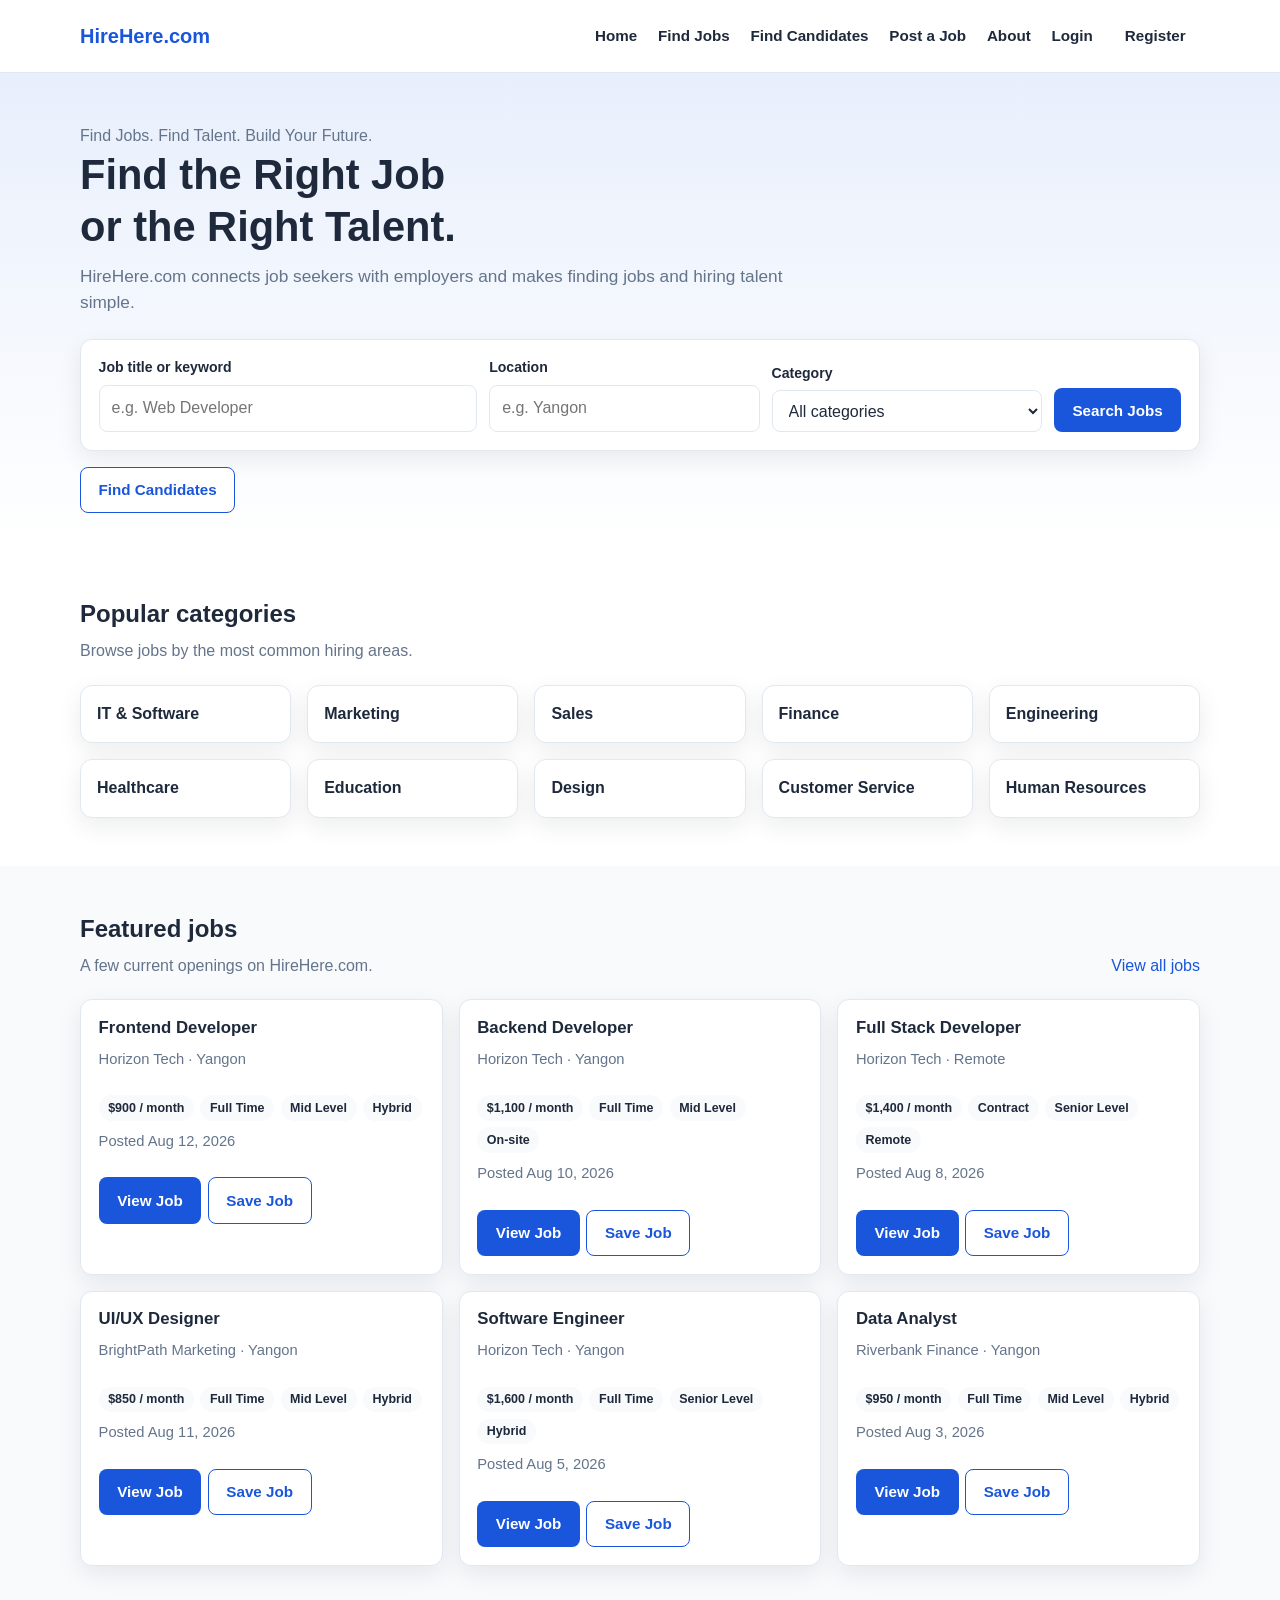
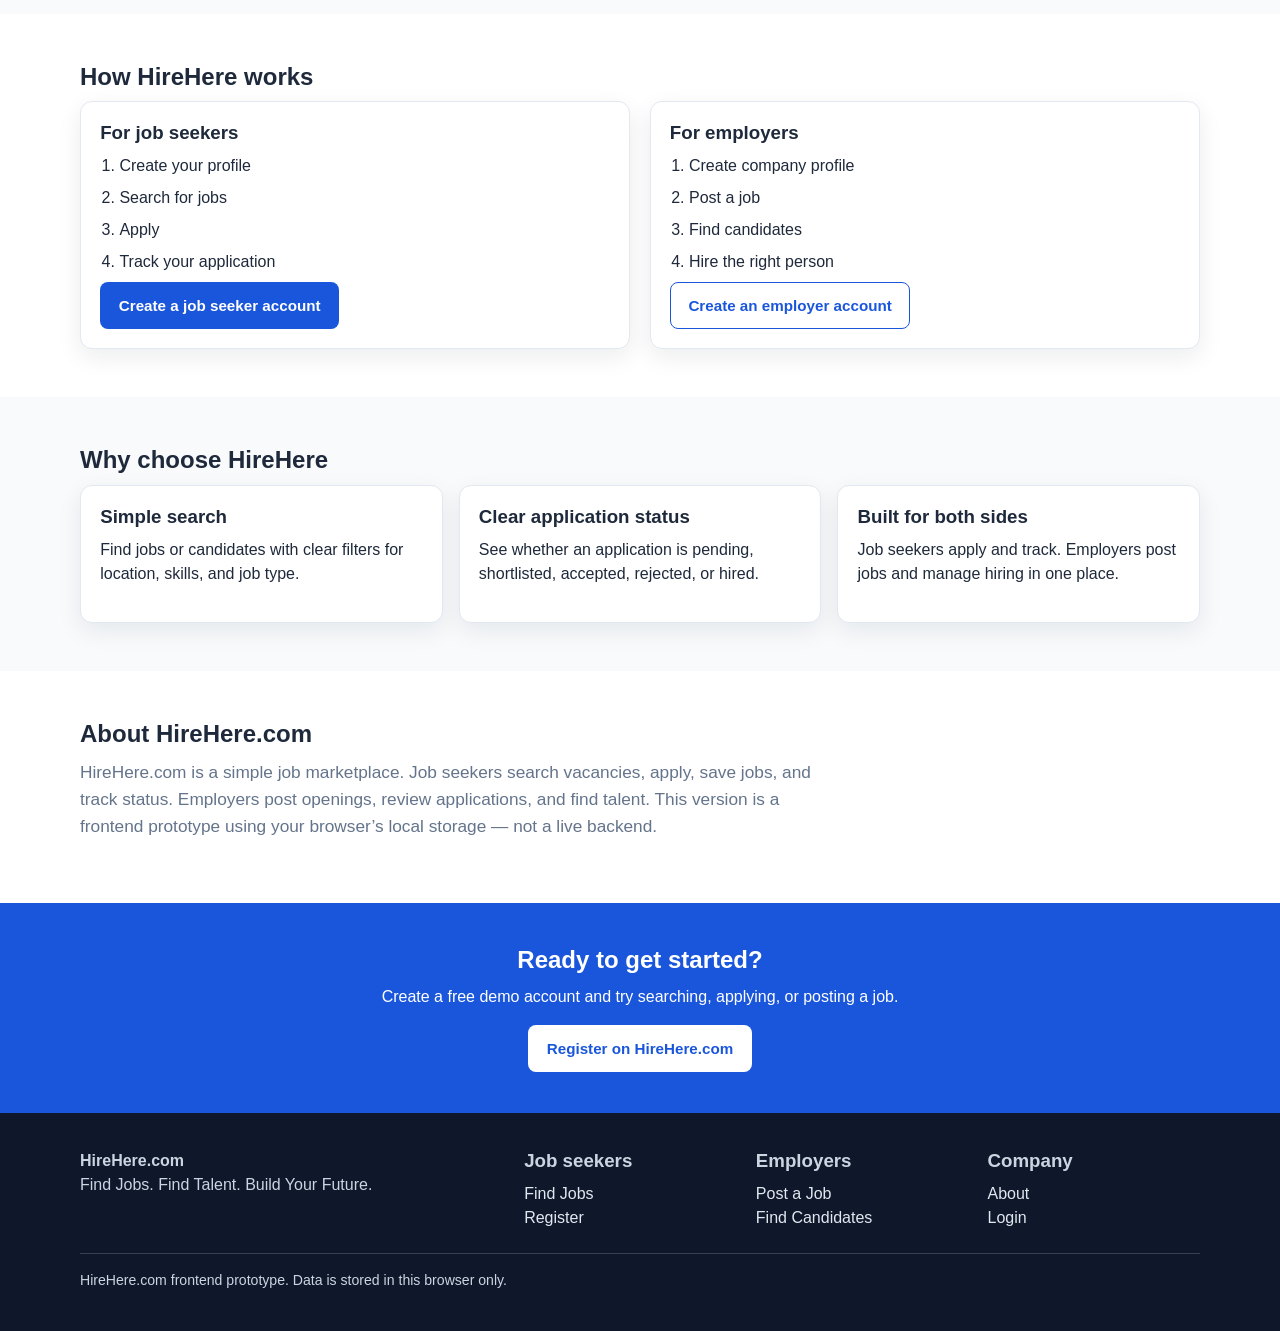
<file: index.html>
<!DOCTYPE html>
<html lang="en">
<head>
  <meta charset="UTF-8">
  <meta name="viewport" content="width=device-width, initial-scale=1.0">
  <title>HireHere.com — Find Jobs. Find Talent. Build Your Future.</title>
  <meta name="description" content="HireHere.com connects job seekers with employers. Find jobs or hire talent.">
  <link rel="stylesheet" href="style.css">
</head>
<body data-page="home">
  <a class="skip-link" href="#main">Skip to content</a>
  <header class="site-header">
    <div class="container header-inner">
      <a href="index.html" class="logo">HireHere.com</a>
      <button type="button" class="nav-toggle" aria-label="Toggle navigation" aria-expanded="false" aria-controls="main-nav"><span></span><span></span><span></span></button>
      <nav id="main-nav" class="main-nav" aria-label="Primary"></nav>
    </div>
  </header>

  <main id="main">
    <section class="hero">
      <div class="container">
        <p class="tagline">Find Jobs. Find Talent. Build Your Future.</p>
        <h1>Find the Right Job or the Right Talent.</h1>
        <p class="lead">HireHere.com connects job seekers with employers and makes finding jobs and hiring talent simple.</p>

        <form class="search-card" id="home-job-search" role="search" aria-label="Search jobs">
          <div class="search-grid">
            <div class="field">
              <label for="home-keyword">Job title or keyword</label>
              <input id="home-keyword" name="q" type="search" placeholder="e.g. Web Developer">
            </div>
            <div class="field">
              <label for="home-location">Location</label>
              <input id="home-location" name="location" type="text" placeholder="e.g. Yangon">
            </div>
            <div class="field">
              <label for="home-category">Category</label>
              <select id="home-category" name="category">
                <option value="">All categories</option>
              </select>
            </div>
            <button class="btn" type="submit">Search Jobs</button>
          </div>
        </form>
        <div class="hero-actions">
          <a class="btn btn-secondary" href="candidates.html">Find Candidates</a>
        </div>
      </div>
    </section>

    <section class="section" aria-labelledby="categories-heading">
      <div class="container">
        <div class="section-head">
          <div>
            <h2 id="categories-heading">Popular categories</h2>
            <p class="tagline">Browse jobs by the most common hiring areas.</p>
          </div>
        </div>
        <div class="cat-grid" id="category-list"></div>
      </div>
    </section>

    <section class="section section-alt" aria-labelledby="featured-heading">
      <div class="container">
        <div class="section-head">
          <div>
            <h2 id="featured-heading">Featured jobs</h2>
            <p class="tagline">A few current openings on HireHere.com.</p>
          </div>
          <a href="jobs.html">View all jobs</a>
        </div>
        <div class="card-grid" id="featured-jobs"></div>
      </div>
    </section>

    <section class="section" id="how" aria-labelledby="how-heading">
      <div class="container">
        <h2 id="how-heading">How HireHere works</h2>
        <div class="how-grid">
          <article class="panel">
            <h3>For job seekers</h3>
            <ol class="steps">
              <li>Create your profile</li>
              <li>Search for jobs</li>
              <li>Apply</li>
              <li>Track your application</li>
            </ol>
            <a class="btn" href="register.html">Create a job seeker account</a>
          </article>
          <article class="panel">
            <h3>For employers</h3>
            <ol class="steps">
              <li>Create company profile</li>
              <li>Post a job</li>
              <li>Find candidates</li>
              <li>Hire the right person</li>
            </ol>
            <a class="btn btn-secondary" href="register.html">Create an employer account</a>
          </article>
        </div>
      </div>
    </section>

    <section class="section section-alt" aria-labelledby="why-heading">
      <div class="container">
        <h2 id="why-heading">Why choose HireHere</h2>
        <div class="why-grid">
          <article class="panel">
            <h3>Simple search</h3>
            <p>Find jobs or candidates with clear filters for location, skills, and job type.</p>
          </article>
          <article class="panel">
            <h3>Clear application status</h3>
            <p>See whether an application is pending, shortlisted, accepted, rejected, or hired.</p>
          </article>
          <article class="panel">
            <h3>Built for both sides</h3>
            <p>Job seekers apply and track. Employers post jobs and manage hiring in one place.</p>
          </article>
        </div>
      </div>
    </section>

    <section class="section" id="about" aria-labelledby="about-heading">
      <div class="container">
        <h2 id="about-heading">About HireHere.com</h2>
        <p class="lead">HireHere.com is a simple job marketplace. Job seekers search vacancies, apply, save jobs, and track status. Employers post openings, review applications, and find talent. This version is a frontend prototype using your browser’s local storage — not a live backend.</p>
      </div>
    </section>

    <section class="cta-band">
      <div class="container">
        <h2>Ready to get started?</h2>
        <p>Create a free demo account and try searching, applying, or posting a job.</p>
        <a class="btn" href="register.html">Register on HireHere.com</a>
      </div>
    </section>
  </main>

  <footer class="site-footer" id="site-footer"></footer>
  <div id="toast" class="toast" role="status" aria-live="polite"></div>
  <script src="script.js"></script>
</body>
</html>
</file>
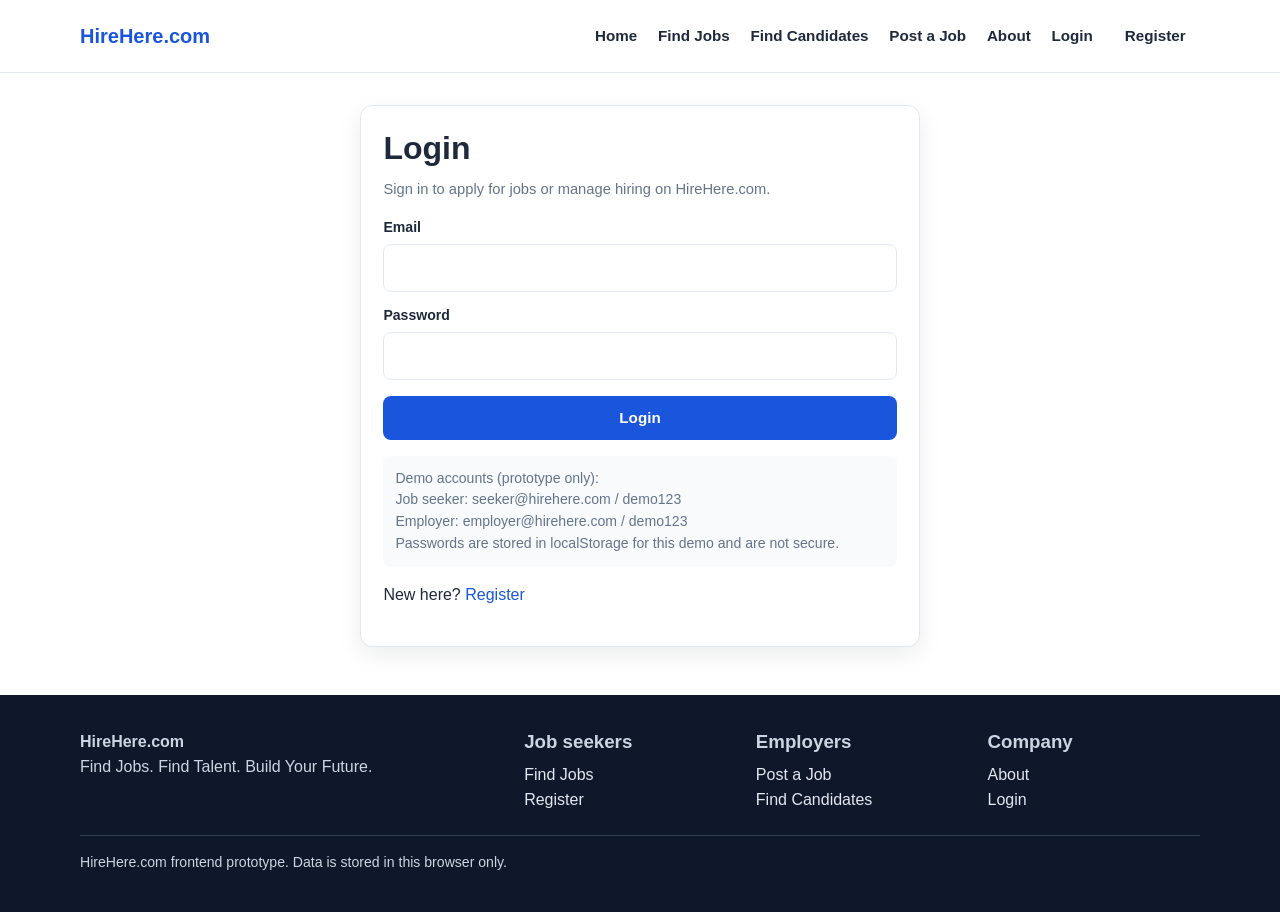
<file: applications.html>
<!DOCTYPE html>
<html lang="en">
<head>
  <meta charset="UTF-8">
  <meta name="viewport" content="width=device-width, initial-scale=1.0">
  <title>Applications — HireHere.com</title>
  <link rel="stylesheet" href="style.css">
</head>
<body data-page="applications">
  <a class="skip-link" href="#main">Skip to content</a>
  <header class="site-header">
    <div class="container header-inner">
      <a href="index.html" class="logo">HireHere.com</a>
      <button type="button" class="nav-toggle" aria-label="Toggle navigation" aria-expanded="false" aria-controls="main-nav"><span></span><span></span><span></span></button>
      <nav id="main-nav" class="main-nav" aria-label="Primary"></nav>
    </div>
  </header>
  <main id="main" class="container" style="padding: 2rem 0 3rem;">
    <h1 id="apps-title">Applications</h1>
    <p class="muted" id="apps-subtitle">Track or manage applications on HireHere.com.</p>
    <div id="apps-root"></div>
    <div id="app-detail-modal" class="modal-backdrop hidden" role="dialog" aria-modal="true" aria-labelledby="app-detail-title">
      <div class="modal">
        <h2 id="app-detail-title">Application details</h2>
        <div id="app-detail-body"></div>
        <button type="button" class="btn btn-secondary" id="app-detail-close" style="margin-top:1rem;">Close</button>
      </div>
    </div>
  </main>
  <footer class="site-footer" id="site-footer"></footer>
  <div id="toast" class="toast" role="status" aria-live="polite"></div>
  <script src="script.js"></script>
</body>
</html>
</file>
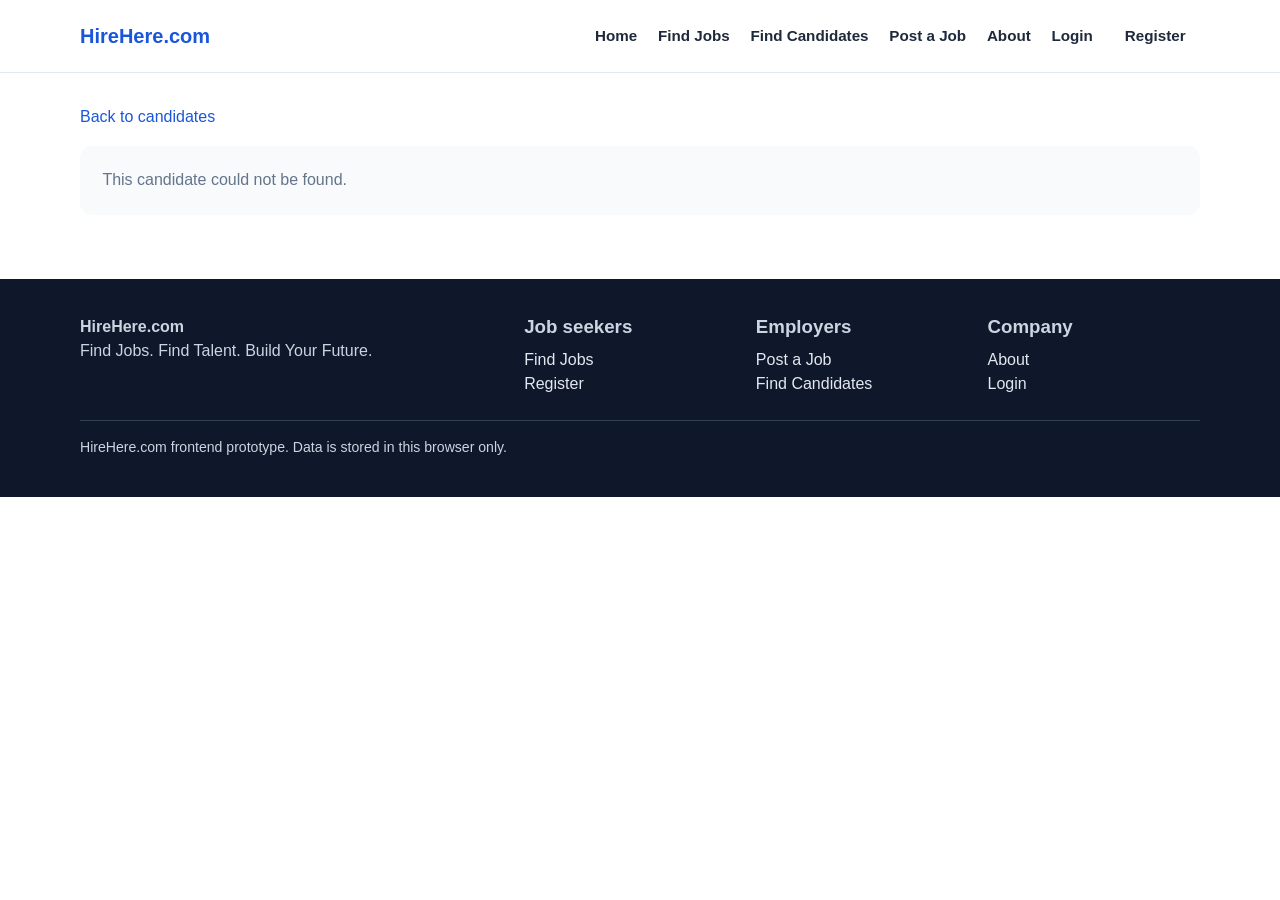
<file: candidate-details.html>
<!DOCTYPE html>
<html lang="en">
<head>
  <meta charset="UTF-8">
  <meta name="viewport" content="width=device-width, initial-scale=1.0">
  <title>Candidate profile — HireHere.com</title>
  <link rel="stylesheet" href="style.css">
</head>
<body data-page="candidate-details">
  <a class="skip-link" href="#main">Skip to content</a>
  <header class="site-header">
    <div class="container header-inner">
      <a href="index.html" class="logo">HireHere.com</a>
      <button type="button" class="nav-toggle" aria-label="Toggle navigation" aria-expanded="false" aria-controls="main-nav"><span></span><span></span><span></span></button>
      <nav id="main-nav" class="main-nav" aria-label="Primary"></nav>
    </div>
  </header>
  <main id="main" class="container" style="padding: 2rem 0 3rem;">
    <p><a href="candidates.html">Back to candidates</a></p>
    <div id="candidate-root"></div>
  </main>
  <footer class="site-footer" id="site-footer"></footer>
  <div id="toast" class="toast" role="status" aria-live="polite"></div>
  <script src="script.js"></script>
</body>
</html>
</file>
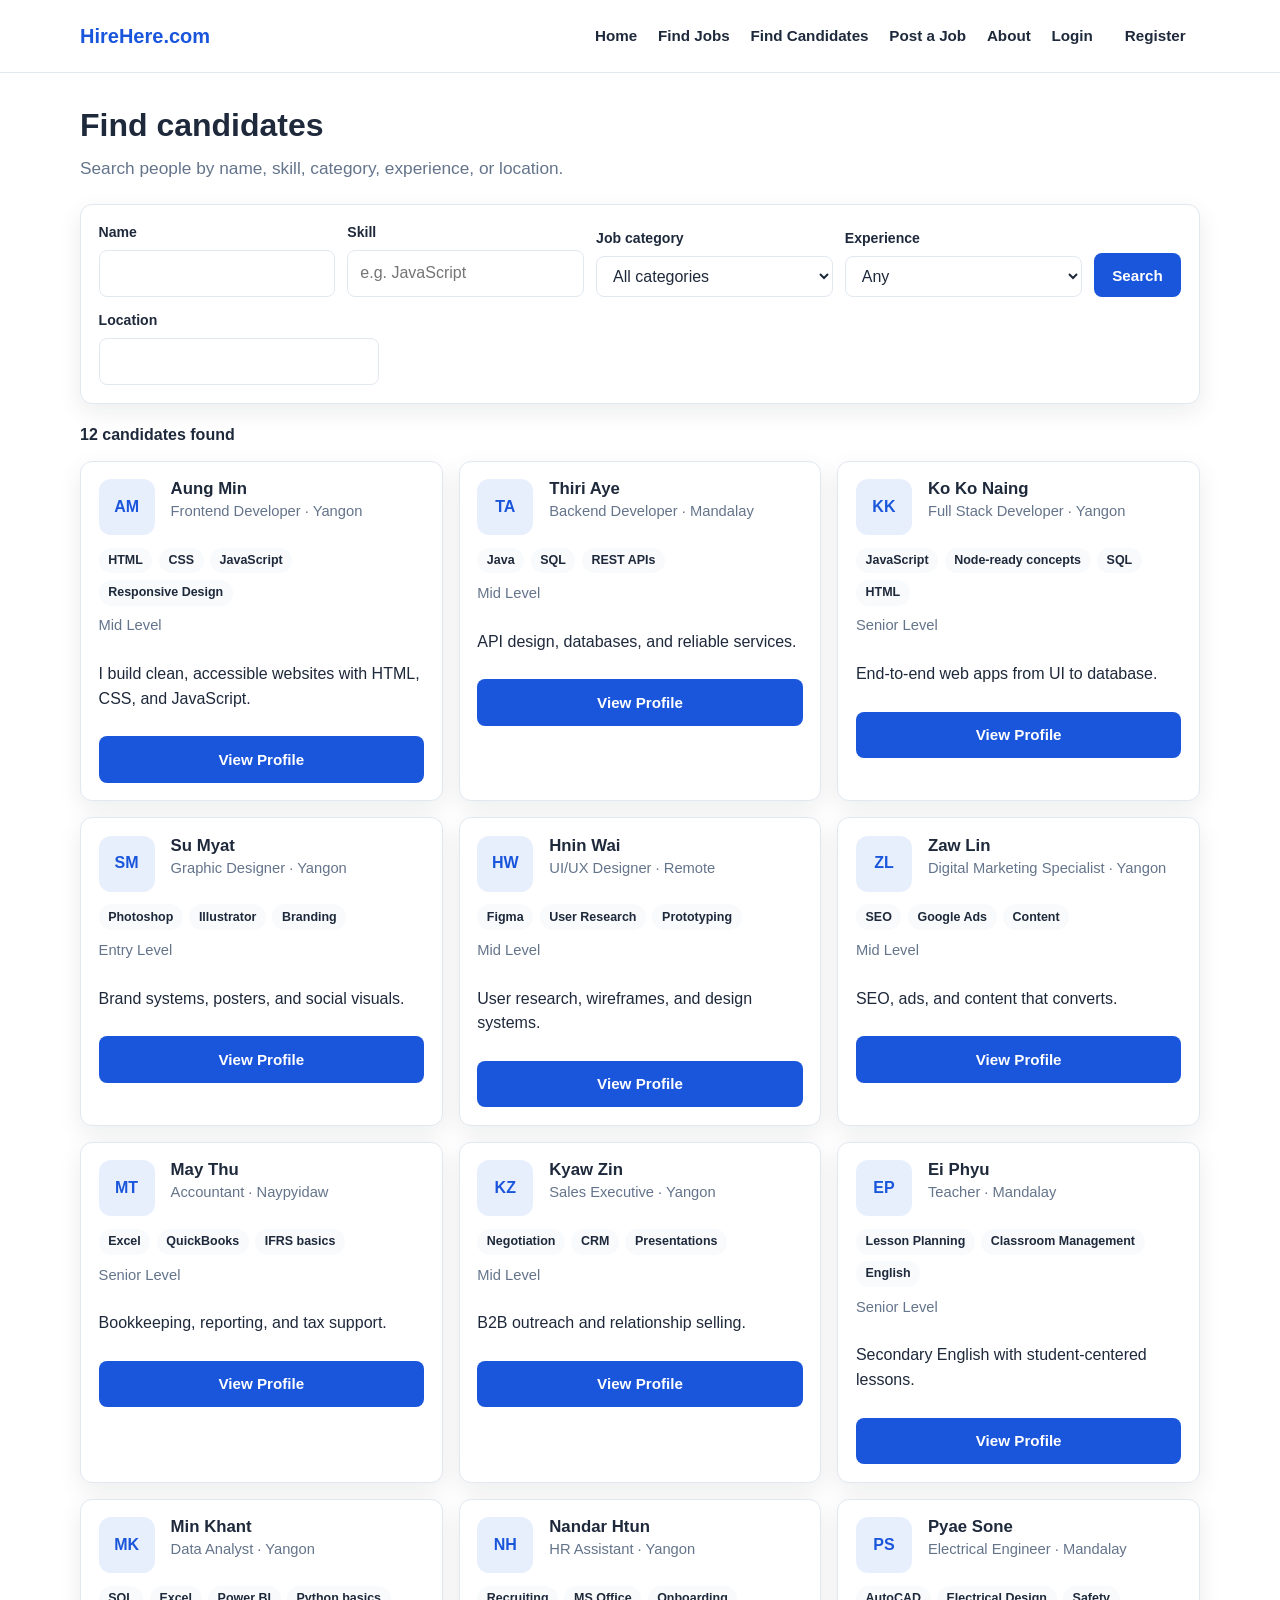
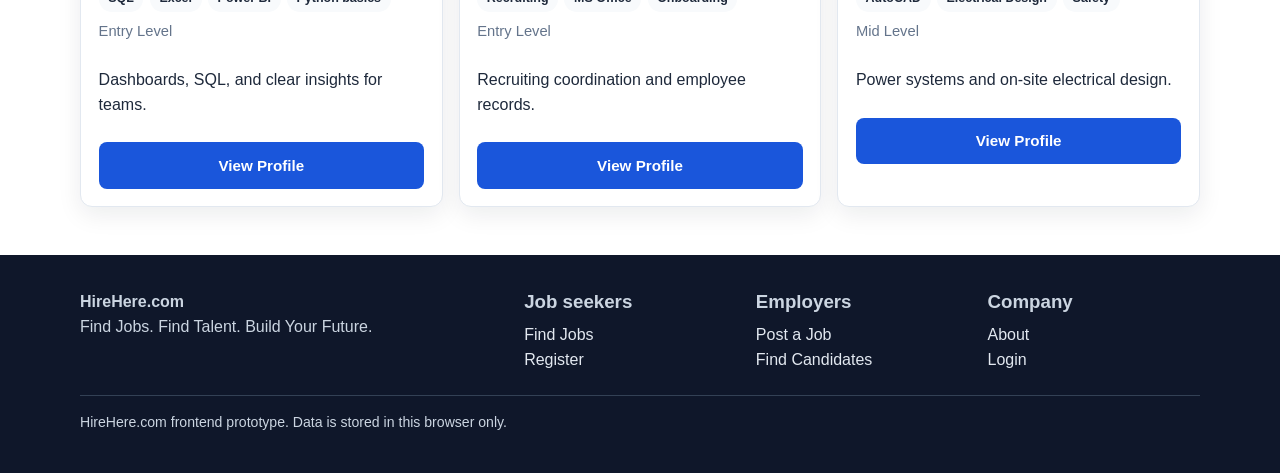
<file: candidates.html>
<!DOCTYPE html>
<html lang="en">
<head>
  <meta charset="UTF-8">
  <meta name="viewport" content="width=device-width, initial-scale=1.0">
  <title>Find Candidates — HireHere.com</title>
  <link rel="stylesheet" href="style.css">
</head>
<body data-page="candidates">
  <a class="skip-link" href="#main">Skip to content</a>
  <header class="site-header">
    <div class="container header-inner">
      <a href="index.html" class="logo">HireHere.com</a>
      <button type="button" class="nav-toggle" aria-label="Toggle navigation" aria-expanded="false" aria-controls="main-nav"><span></span><span></span><span></span></button>
      <nav id="main-nav" class="main-nav" aria-label="Primary"></nav>
    </div>
  </header>
  <main id="main" class="container" style="padding: 2rem 0 3rem;">
    <h1>Find candidates</h1>
    <p class="lead">Search people by name, skill, category, experience, or location.</p>
    <form class="search-card" id="candidate-search" style="margin-bottom:1.2rem;">
      <div class="search-grid search-grid-wide">
        <div class="field"><label for="c-name">Name</label><input id="c-name" name="name" type="search"></div>
        <div class="field"><label for="c-skill">Skill</label><input id="c-skill" name="skill" placeholder="e.g. JavaScript"></div>
        <div class="field"><label for="c-category">Job category</label><select id="c-category" name="category"><option value="">All</option></select></div>
        <div class="field">
          <label for="c-exp">Experience</label>
          <select id="c-exp" name="experience">
            <option value="">Any</option>
            <option value="Entry Level">Entry Level</option>
            <option value="Mid Level">Mid Level</option>
            <option value="Senior Level">Senior Level</option>
          </select>
        </div>
        <button class="btn" type="submit">Search</button>
      </div>
      <div class="field" style="margin-top:0.8rem;max-width:280px;">
        <label for="c-location">Location</label>
        <input id="c-location" name="location">
      </div>
    </form>
    <p class="results-count" id="candidates-count" aria-live="polite"></p>
    <div class="card-grid" id="candidates-results"></div>
  </main>
  <footer class="site-footer" id="site-footer"></footer>
  <div id="toast" class="toast" role="status" aria-live="polite"></div>
  <script src="script.js"></script>
</body>
</html>
</file>
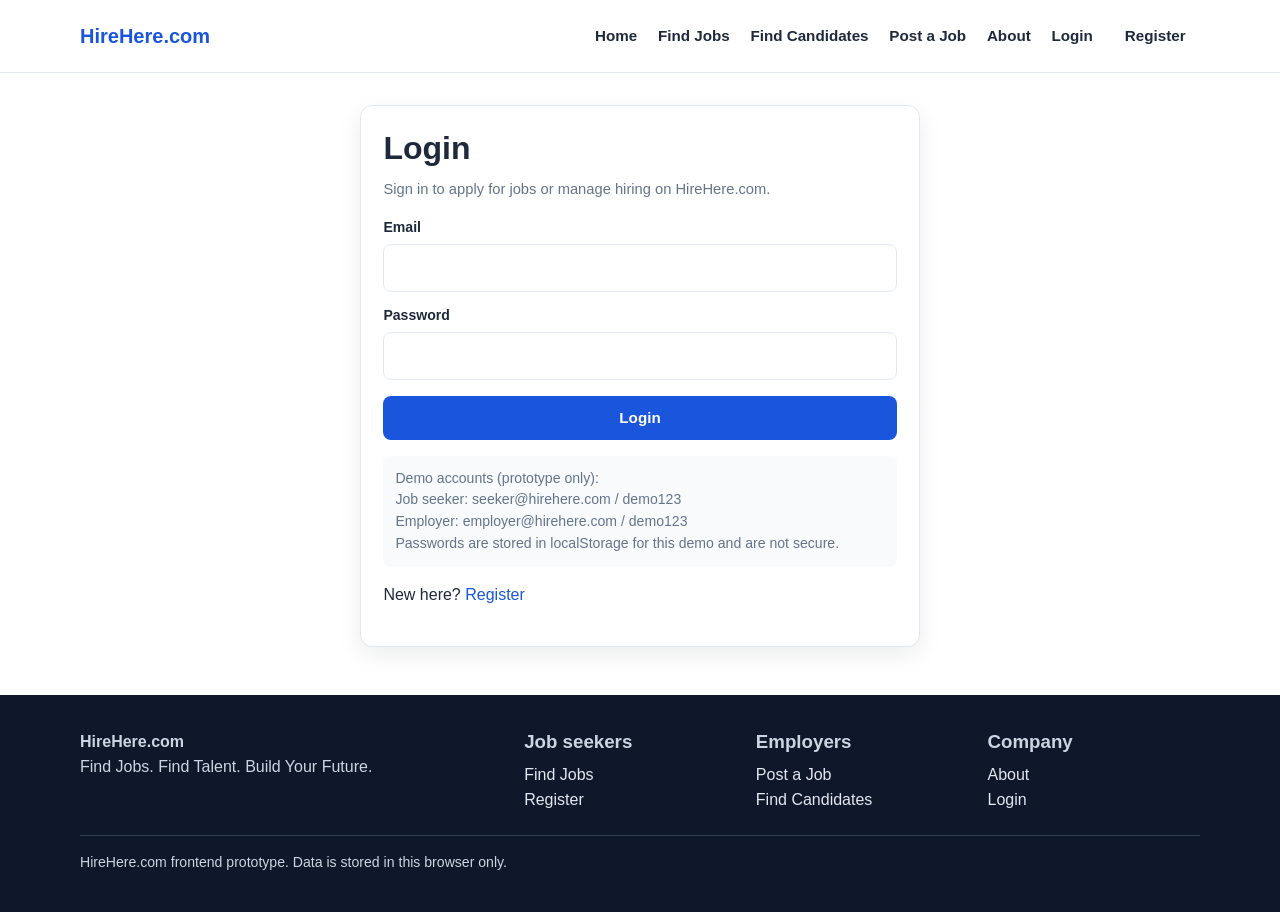
<file: dashboard.html>
<!DOCTYPE html>
<html lang="en">
<head>
  <meta charset="UTF-8">
  <meta name="viewport" content="width=device-width, initial-scale=1.0">
  <title>Job Seeker Dashboard — HireHere.com</title>
  <link rel="stylesheet" href="style.css">
</head>
<body data-page="dashboard">
  <a class="skip-link" href="#main">Skip to content</a>
  <header class="site-header">
    <div class="container header-inner">
      <a href="index.html" class="logo">HireHere.com</a>
      <button type="button" class="nav-toggle" aria-label="Toggle navigation" aria-expanded="false" aria-controls="main-nav"><span></span><span></span><span></span></button>
      <nav id="main-nav" class="main-nav" aria-label="Primary"></nav>
    </div>
  </header>
  <main id="main" class="container" style="padding: 2rem 0 3rem;">
    <h1 id="dash-welcome">Welcome</h1>
    <p class="muted">Track saved jobs and applications on HireHere.com.</p>
    <div class="stats-grid" id="seeker-stats"></div>
    <h2>Recent applications</h2>
    <div id="recent-apps"></div>
  </main>
  <footer class="site-footer" id="site-footer"></footer>
  <div id="toast" class="toast" role="status" aria-live="polite"></div>
  <script src="script.js"></script>
</body>
</html>
</file>
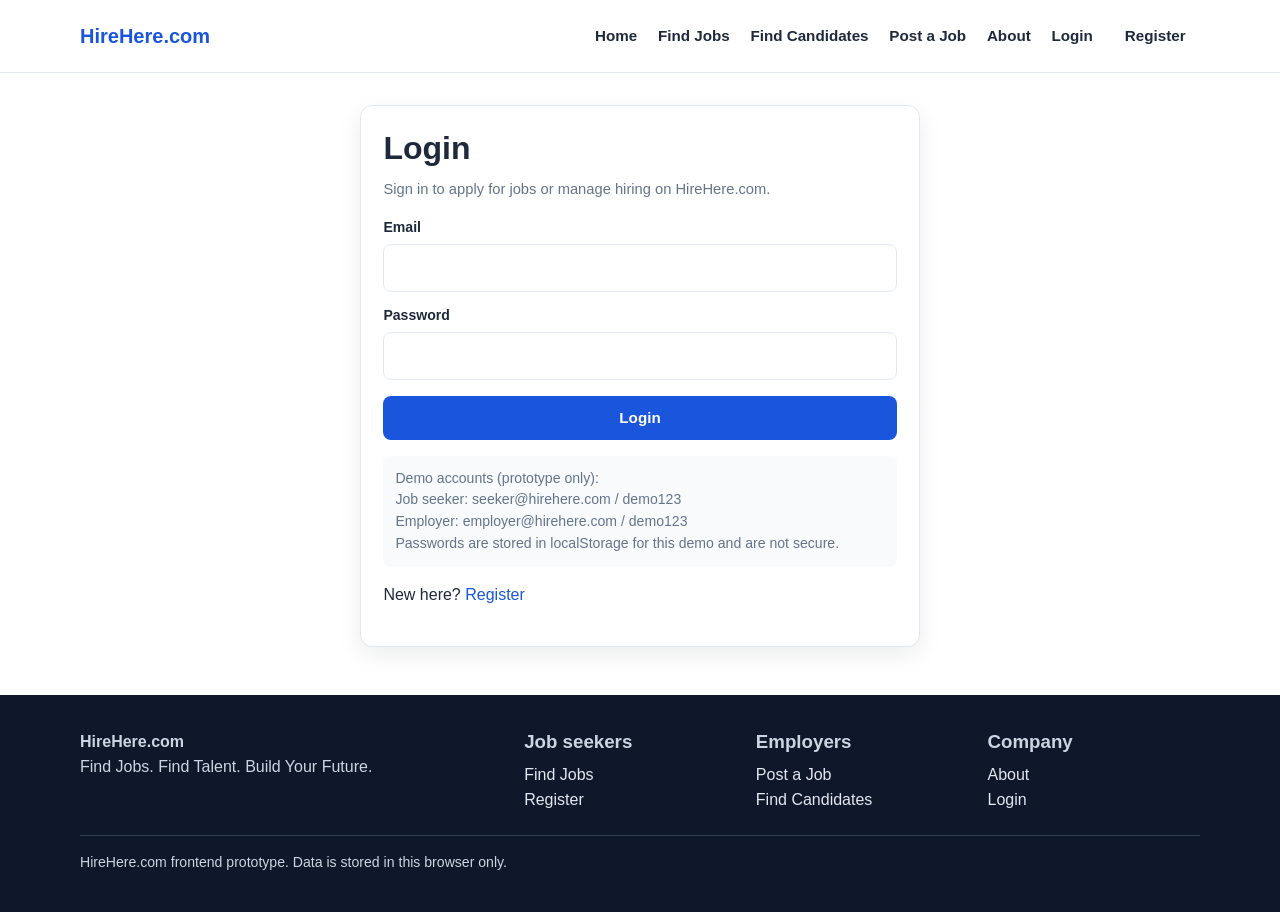
<file: employer-dashboard.html>
<!DOCTYPE html>
<html lang="en">
<head>
  <meta charset="UTF-8">
  <meta name="viewport" content="width=device-width, initial-scale=1.0">
  <title>Employer Dashboard — HireHere.com</title>
  <link rel="stylesheet" href="style.css">
</head>
<body data-page="employer-dashboard">
  <a class="skip-link" href="#main">Skip to content</a>
  <header class="site-header">
    <div class="container header-inner">
      <a href="index.html" class="logo">HireHere.com</a>
      <button type="button" class="nav-toggle" aria-label="Toggle navigation" aria-expanded="false" aria-controls="main-nav"><span></span><span></span><span></span></button>
      <nav id="main-nav" class="main-nav" aria-label="Primary"></nav>
    </div>
  </header>
  <main id="main" class="container" style="padding: 2rem 0 3rem;">
    <div class="section-head">
      <div>
        <h1>Employer dashboard</h1>
        <p class="muted" id="emp-welcome"></p>
      </div>
      <a class="btn" href="post-job.html">Post a Job</a>
    </div>
    <div class="stats-grid" id="employer-stats"></div>
    <h2>My Job Posts</h2>
    <div id="my-jobs"></div>
  </main>
  <footer class="site-footer" id="site-footer"></footer>
  <div id="toast" class="toast" role="status" aria-live="polite"></div>
  <script src="script.js"></script>
</body>
</html>
</file>
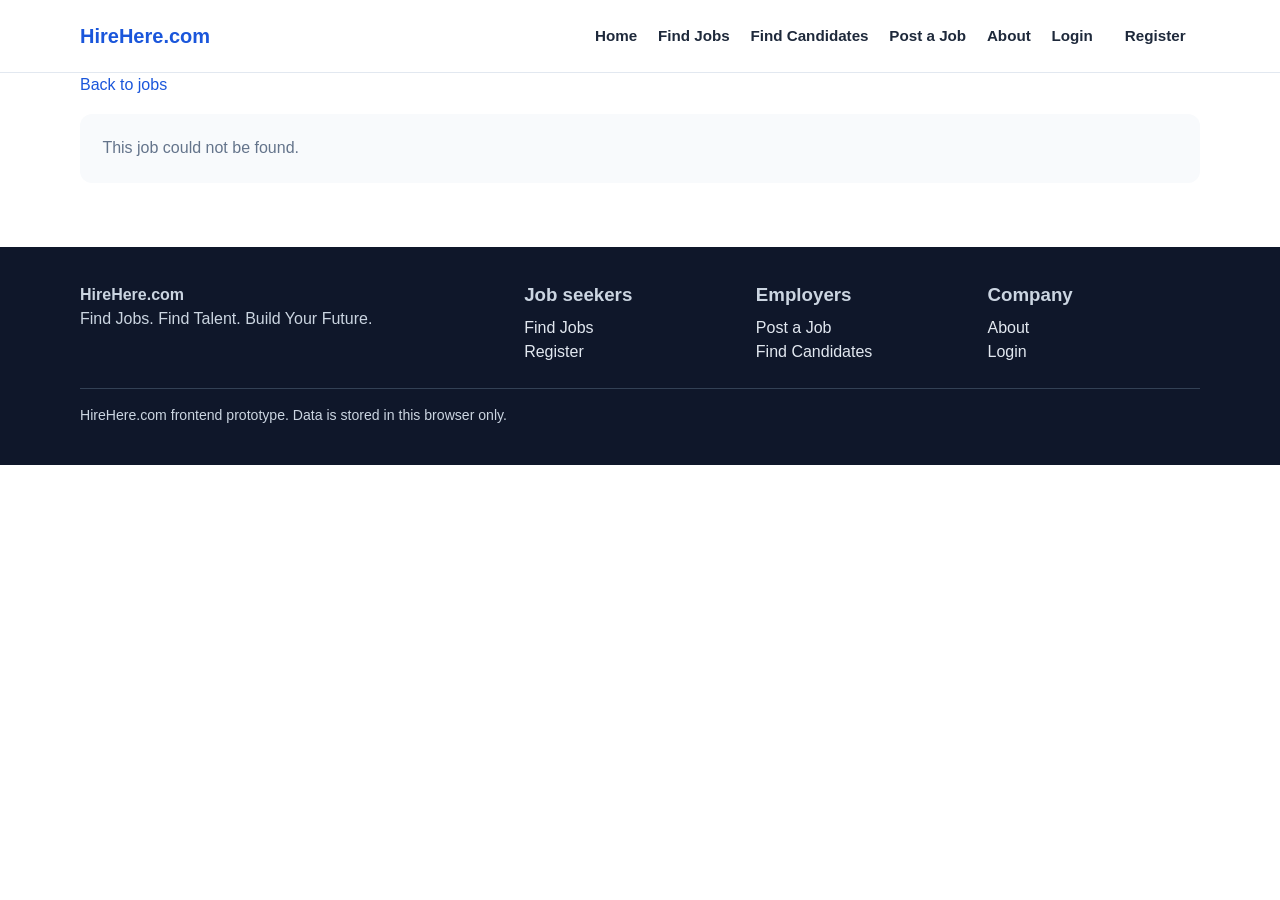
<file: job-details.html>
<!DOCTYPE html>
<html lang="en">
<head>
  <meta charset="UTF-8">
  <meta name="viewport" content="width=device-width, initial-scale=1.0">
  <title>Job details — HireHere.com</title>
  <link rel="stylesheet" href="style.css">
</head>
<body data-page="job-details">
  <a class="skip-link" href="#main">Skip to content</a>
  <header class="site-header">
    <div class="container header-inner">
      <a href="index.html" class="logo">HireHere.com</a>
      <button type="button" class="nav-toggle" aria-label="Toggle navigation" aria-expanded="false" aria-controls="main-nav"><span></span><span></span><span></span></button>
      <nav id="main-nav" class="main-nav" aria-label="Primary"></nav>
    </div>
  </header>

  <main id="main" class="container" style="padding-bottom: 3rem;">
    <p><a href="jobs.html">Back to jobs</a></p>
    <div id="job-details-root"></div>
  </main>

  <div id="apply-modal" class="modal-backdrop hidden" role="dialog" aria-modal="true" aria-labelledby="apply-title">
    <div class="modal">
      <h2 id="apply-title">Apply for this job</h2>
      <form id="apply-form">
        <div class="field">
          <label for="apply-name">Full Name</label>
          <input id="apply-name" name="fullName" required>
        </div>
        <div class="field">
          <label for="apply-email">Email</label>
          <input id="apply-email" name="email" type="email" required>
        </div>
        <div class="field">
          <label for="apply-phone">Phone</label>
          <input id="apply-phone" name="phone" required>
        </div>
        <div class="field">
          <label for="apply-resume">Resume</label>
          <select id="apply-resume" name="resume">
            <option value="My Resume.pdf">My Resume.pdf (placeholder)</option>
            <option value="CV.pdf">CV.pdf (placeholder)</option>
          </select>
          <p class="muted">This prototype does not upload files. Choose a resume placeholder.</p>
        </div>
        <div class="field">
          <label for="apply-cover">Cover Letter</label>
          <textarea id="apply-cover" name="coverLetter" required placeholder="Write a short cover letter"></textarea>
        </div>
        <div class="actions" style="margin-top: 1rem;">
          <button class="btn" type="submit">Submit Application</button>
          <button class="btn btn-secondary" type="button" id="apply-cancel">Cancel</button>
        </div>
      </form>
    </div>
  </div>

  <footer class="site-footer" id="site-footer"></footer>
  <div id="toast" class="toast" role="status" aria-live="polite"></div>
  <script src="script.js"></script>
</body>
</html>
</file>
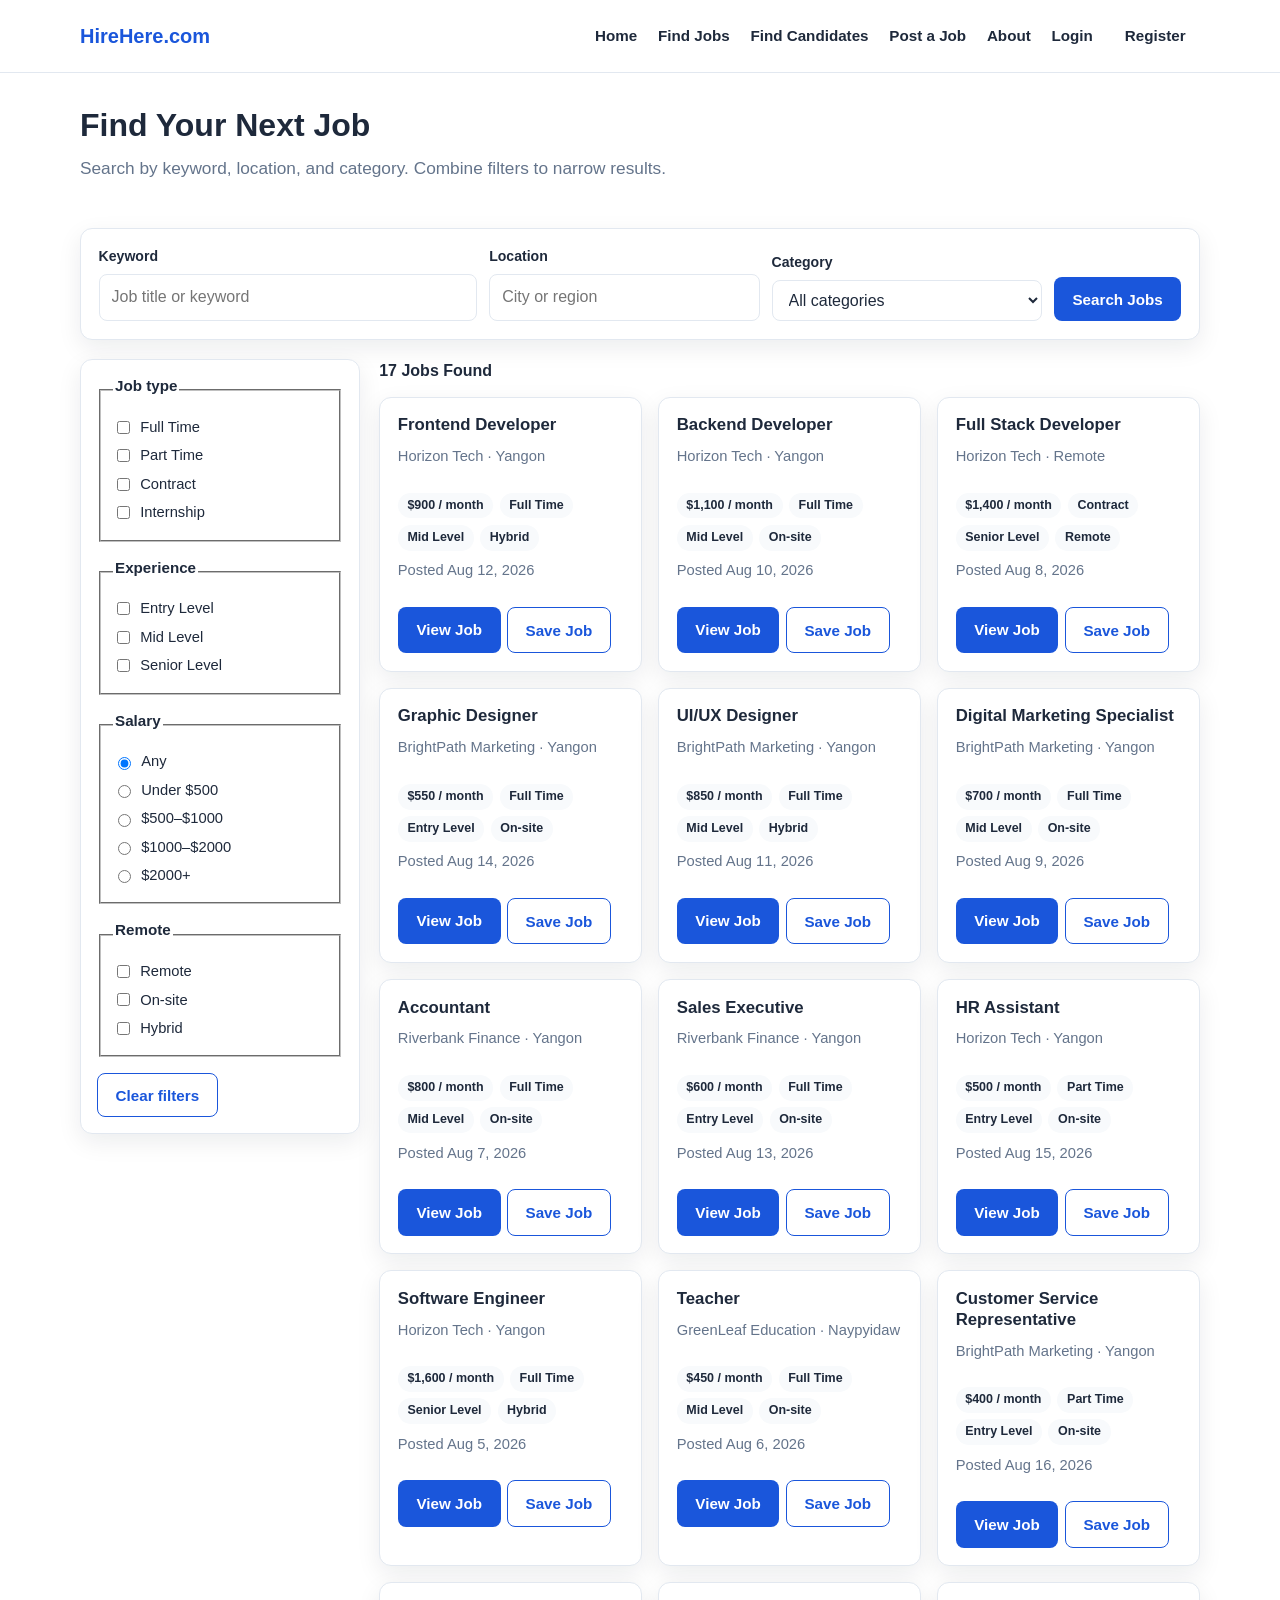
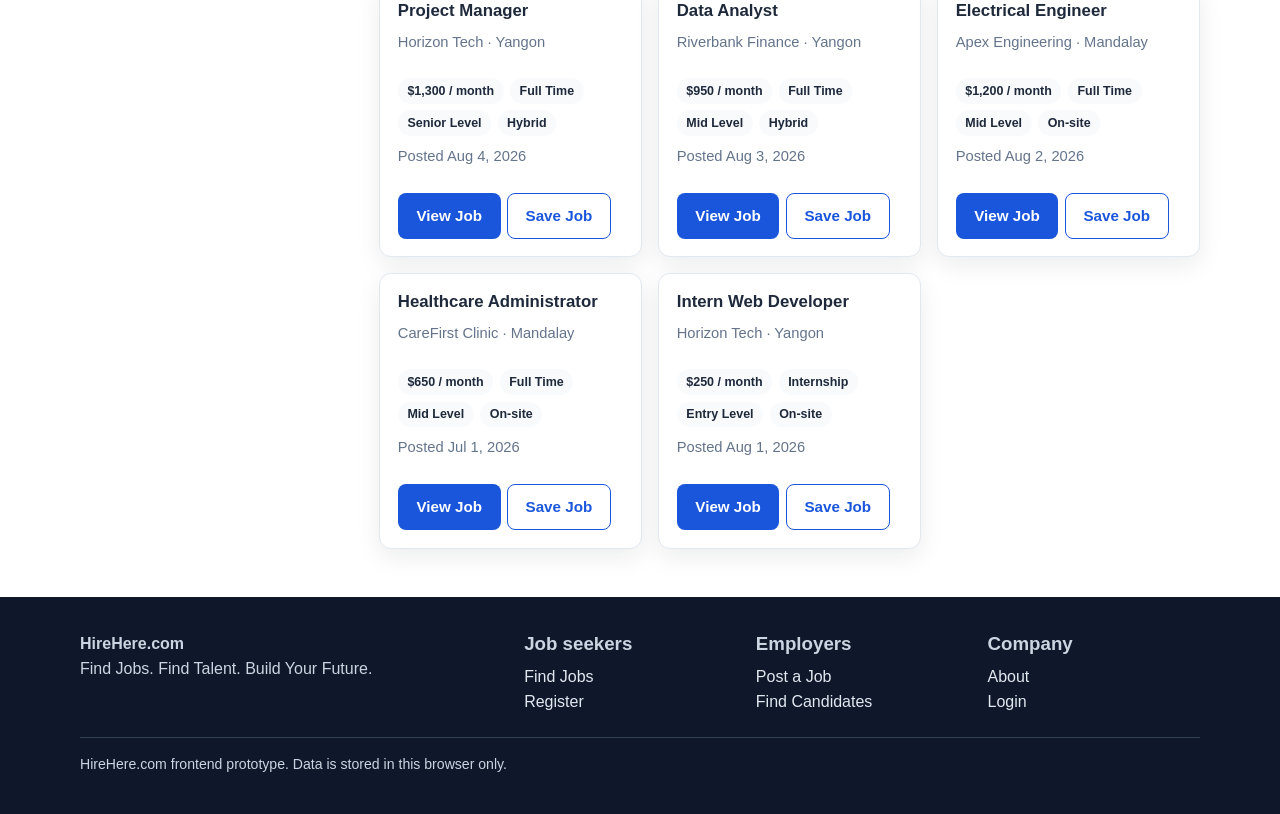
<file: jobs.html>
<!DOCTYPE html>
<html lang="en">
<head>
  <meta charset="UTF-8">
  <meta name="viewport" content="width=device-width, initial-scale=1.0">
  <title>Find Your Next Job — HireHere.com</title>
  <link rel="stylesheet" href="style.css">
</head>
<body data-page="jobs">
  <a class="skip-link" href="#main">Skip to content</a>
  <header class="site-header">
    <div class="container header-inner">
      <a href="index.html" class="logo">HireHere.com</a>
      <button type="button" class="nav-toggle" aria-label="Toggle navigation" aria-expanded="false" aria-controls="main-nav"><span></span><span></span><span></span></button>
      <nav id="main-nav" class="main-nav" aria-label="Primary"></nav>
    </div>
  </header>

  <main id="main" class="container">
    <div class="page-head">
      <h1>Find Your Next Job</h1>
      <p class="lead">Search by keyword, location, and category. Combine filters to narrow results.</p>
    </div>

    <form class="search-card" id="jobs-search" style="margin-bottom: 1.2rem;">
      <div class="search-grid">
        <div class="field">
          <label for="job-keyword">Keyword</label>
          <input id="job-keyword" name="q" type="search" placeholder="Job title or keyword">
        </div>
        <div class="field">
          <label for="job-location">Location</label>
          <input id="job-location" name="location" type="text" placeholder="City or region">
        </div>
        <div class="field">
          <label for="job-category">Category</label>
          <select id="job-category" name="category">
            <option value="">All categories</option>
          </select>
        </div>
        <button class="btn" type="submit">Search Jobs</button>
      </div>
    </form>

    <div class="layout-2">
      <aside class="filters card" aria-label="Job filters">
        <fieldset class="filter-group">
          <legend><h3>Job type</h3></legend>
          <label class="check"><input type="checkbox" name="jobType" value="Full Time"> Full Time</label>
          <label class="check"><input type="checkbox" name="jobType" value="Part Time"> Part Time</label>
          <label class="check"><input type="checkbox" name="jobType" value="Contract"> Contract</label>
          <label class="check"><input type="checkbox" name="jobType" value="Internship"> Internship</label>
        </fieldset>
        <fieldset class="filter-group">
          <legend><h3>Experience</h3></legend>
          <label class="check"><input type="checkbox" name="experience" value="Entry Level"> Entry Level</label>
          <label class="check"><input type="checkbox" name="experience" value="Mid Level"> Mid Level</label>
          <label class="check"><input type="checkbox" name="experience" value="Senior Level"> Senior Level</label>
        </fieldset>
        <fieldset class="filter-group">
          <legend><h3>Salary</h3></legend>
          <label class="check"><input type="radio" name="salary" value="" checked> Any</label>
          <label class="check"><input type="radio" name="salary" value="under500"> Under $500</label>
          <label class="check"><input type="radio" name="salary" value="500-1000"> $500–$1000</label>
          <label class="check"><input type="radio" name="salary" value="1000-2000"> $1000–$2000</label>
          <label class="check"><input type="radio" name="salary" value="2000plus"> $2000+</label>
        </fieldset>
        <fieldset class="filter-group">
          <legend><h3>Remote</h3></legend>
          <label class="check"><input type="checkbox" name="workMode" value="Remote"> Remote</label>
          <label class="check"><input type="checkbox" name="workMode" value="On-site"> On-site</label>
          <label class="check"><input type="checkbox" name="workMode" value="Hybrid"> Hybrid</label>
        </fieldset>
        <button type="button" class="btn btn-secondary" id="clear-filters">Clear filters</button>
      </aside>
      <section>
        <p class="results-count" id="jobs-count" aria-live="polite"></p>
        <div class="card-grid" id="jobs-results"></div>
      </section>
    </div>
  </main>

  <footer class="site-footer" id="site-footer"></footer>
  <div id="toast" class="toast" role="status" aria-live="polite"></div>
  <script src="script.js"></script>
</body>
</html>
</file>
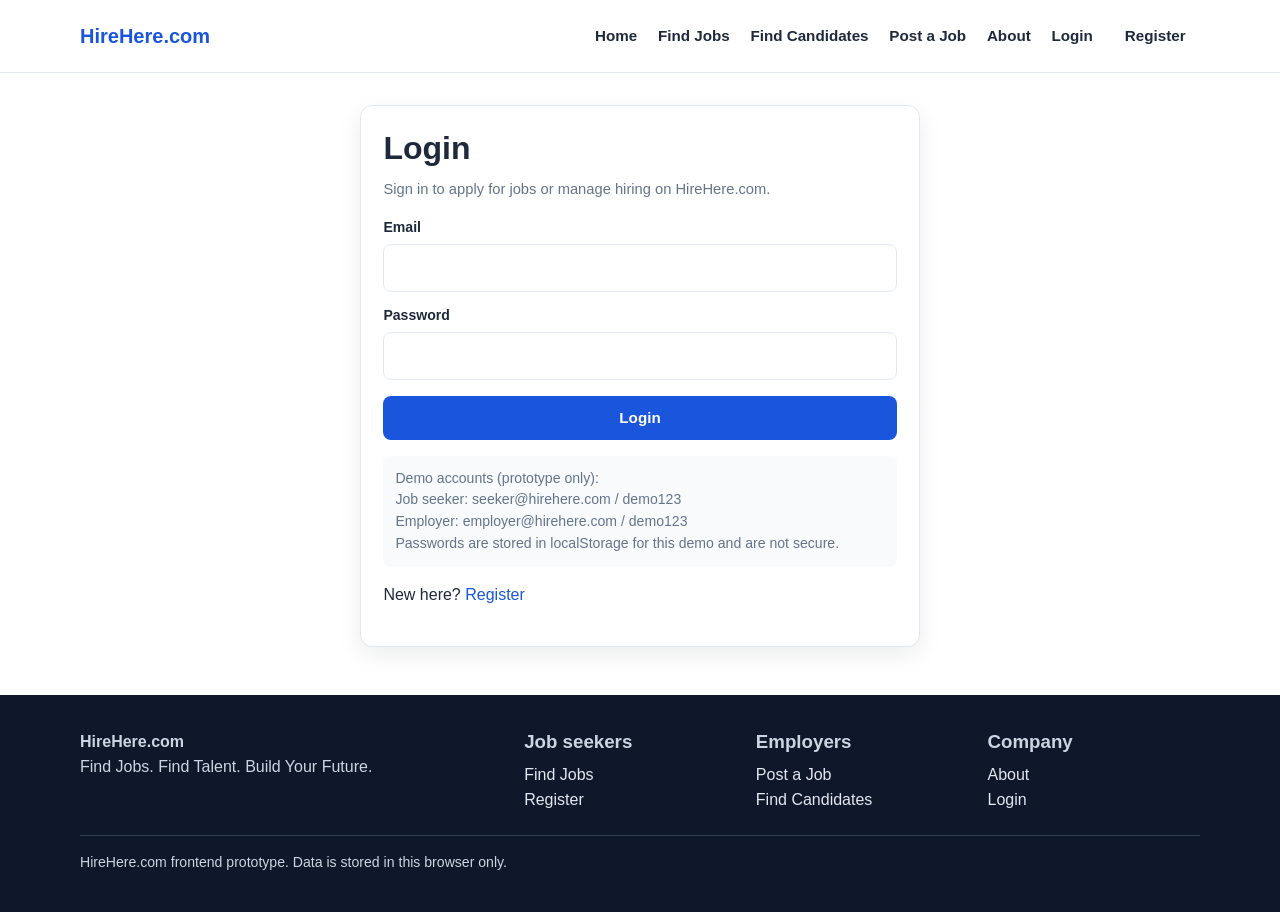
<file: login.html>
<!DOCTYPE html>
<html lang="en">
<head>
  <meta charset="UTF-8">
  <meta name="viewport" content="width=device-width, initial-scale=1.0">
  <title>Login — HireHere.com</title>
  <link rel="stylesheet" href="style.css">
</head>
<body data-page="login">
  <a class="skip-link" href="#main">Skip to content</a>
  <header class="site-header">
    <div class="container header-inner">
      <a href="index.html" class="logo">HireHere.com</a>
      <button type="button" class="nav-toggle" aria-label="Toggle navigation" aria-expanded="false" aria-controls="main-nav"><span></span><span></span><span></span></button>
      <nav id="main-nav" class="main-nav" aria-label="Primary"></nav>
    </div>
  </header>

  <main id="main">
    <div class="auth-wrap card">
      <h1>Login</h1>
      <p class="muted">Sign in to apply for jobs or manage hiring on HireHere.com.</p>
      <div id="login-alert"></div>
      <form id="login-form">
        <div class="field">
          <label for="login-email">Email</label>
          <input id="login-email" name="email" type="email" autocomplete="username" required>
        </div>
        <div class="field" style="margin-top: 0.8rem;">
          <label for="login-password">Password</label>
          <input id="login-password" name="password" type="password" autocomplete="current-password" required>
        </div>
        <button class="btn" type="submit" style="margin-top: 1rem; width: 100%;">Login</button>
      </form>
      <p class="demo-note" style="margin-top: 1rem;">
        Demo accounts (prototype only):<br>
        Job seeker: seeker@hirehere.com / demo123<br>
        Employer: employer@hirehere.com / demo123<br>
        Passwords are stored in localStorage for this demo and are not secure.
      </p>
      <p>New here? <a href="register.html">Register</a></p>
    </div>
  </main>

  <footer class="site-footer" id="site-footer"></footer>
  <div id="toast" class="toast" role="status" aria-live="polite"></div>
  <script src="script.js"></script>
</body>
</html>
</file>
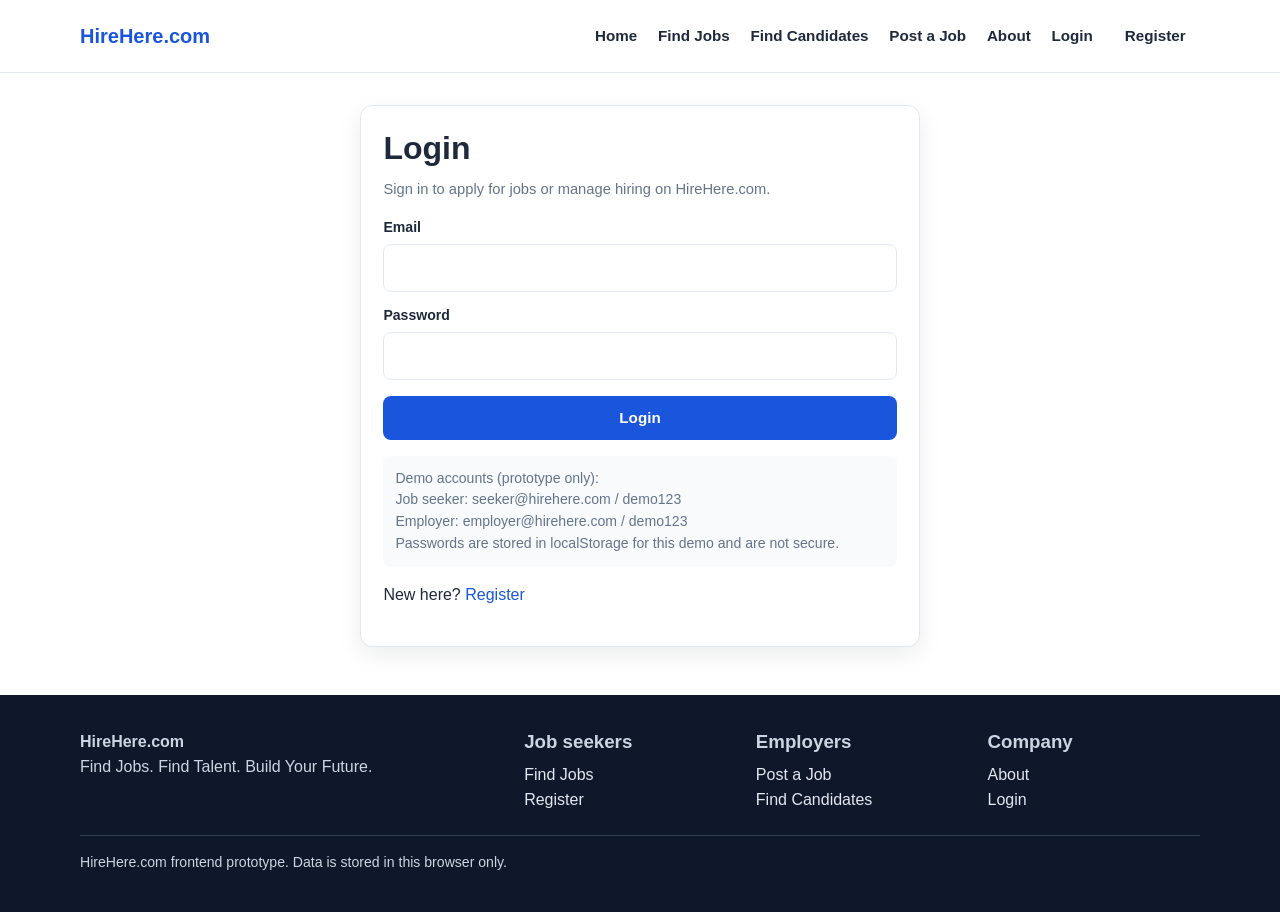
<file: post-job.html>
<!DOCTYPE html>
<html lang="en">
<head>
  <meta charset="UTF-8">
  <meta name="viewport" content="width=device-width, initial-scale=1.0">
  <title>Post a Job — HireHere.com</title>
  <link rel="stylesheet" href="style.css">
</head>
<body data-page="post-job">
  <a class="skip-link" href="#main">Skip to content</a>
  <header class="site-header">
    <div class="container header-inner">
      <a href="index.html" class="logo">HireHere.com</a>
      <button type="button" class="nav-toggle" aria-label="Toggle navigation" aria-expanded="false" aria-controls="main-nav"><span></span><span></span><span></span></button>
      <nav id="main-nav" class="main-nav" aria-label="Primary"></nav>
    </div>
  </header>
  <main id="main" class="container" style="padding: 2rem 0 3rem;">
    <h1 id="post-job-title">Post a Job</h1>
    <p class="muted">Tell candidates what you need. Required fields are marked.</p>
    <div id="post-job-alert"></div>
    <form id="post-job-form" class="panel">
      <div class="form-grid cols-2">
        <div class="field"><label for="pj-company">Company Name *</label><input id="pj-company" name="companyName" required></div>
        <div class="field"><label for="pj-title">Job Title *</label><input id="pj-title" name="title" required></div>
        <div class="field"><label for="pj-category">Category *</label><select id="pj-category" name="category" required></select></div>
        <div class="field"><label for="pj-location">Location *</label><input id="pj-location" name="location" required></div>
        <div class="field"><label for="pj-salary">Salary (monthly USD) *</label><input id="pj-salary" name="salaryAmount" type="number" min="0" required></div>
        <div class="field">
          <label for="pj-type">Job Type *</label>
          <select id="pj-type" name="jobType" required>
            <option value="Full Time">Full Time</option>
            <option value="Part Time">Part Time</option>
            <option value="Contract">Contract</option>
            <option value="Internship">Internship</option>
          </select>
        </div>
        <div class="field">
          <label for="pj-exp">Experience Level *</label>
          <select id="pj-exp" name="experience" required>
            <option value="Entry Level">Entry Level</option>
            <option value="Mid Level">Mid Level</option>
            <option value="Senior Level">Senior Level</option>
          </select>
        </div>
        <div class="field">
          <label for="pj-mode">Work Mode *</label>
          <select id="pj-mode" name="workMode" required>
            <option value="On-site">On-site</option>
            <option value="Remote">Remote</option>
            <option value="Hybrid">Hybrid</option>
          </select>
        </div>
        <div class="field"><label for="pj-deadline">Application Deadline *</label><input id="pj-deadline" name="deadline" type="date" required></div>
      </div>
      <div class="field" style="margin-top:0.9rem;"><label for="pj-desc">Job Description *</label><textarea id="pj-desc" name="description" required></textarea></div>
      <div class="field" style="margin-top:0.9rem;"><label for="pj-resp">Responsibilities *</label><textarea id="pj-resp" name="responsibilities" required></textarea></div>
      <div class="field" style="margin-top:0.9rem;"><label for="pj-req">Requirements *</label><textarea id="pj-req" name="requirements" required></textarea></div>
      <div class="field" style="margin-top:0.9rem;"><label for="pj-skills">Required Skills * (comma separated)</label><input id="pj-skills" name="skills" required></div>
      <div class="field" style="margin-top:0.9rem;"><label for="pj-benefits">Benefits *</label><textarea id="pj-benefits" name="benefits" required></textarea></div>
      <button class="btn" type="submit" style="margin-top:1rem;" id="pj-submit">Publish Job</button>
    </form>
  </main>
  <footer class="site-footer" id="site-footer"></footer>
  <div id="toast" class="toast" role="status" aria-live="polite"></div>
  <script src="script.js"></script>
</body>
</html>
</file>
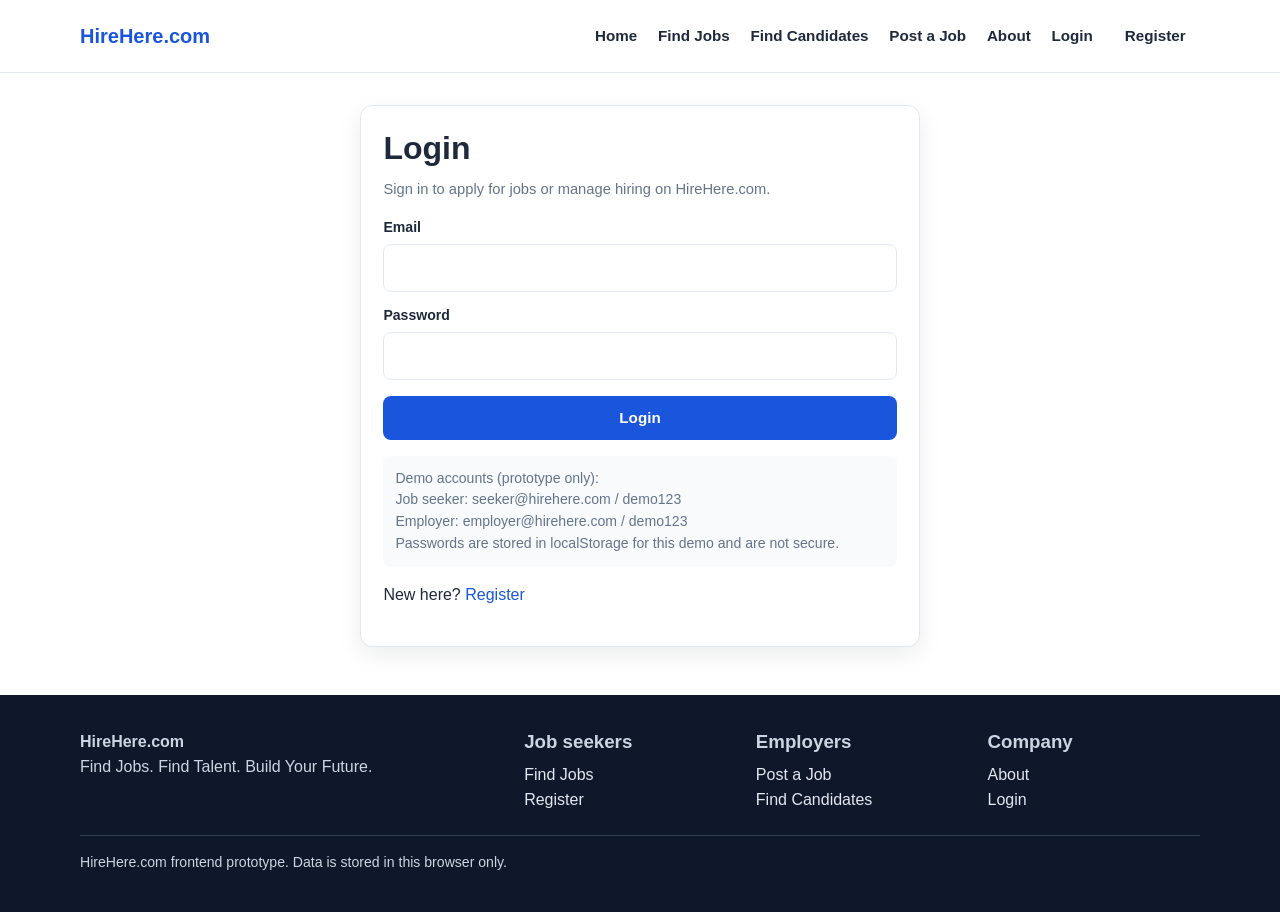
<file: profile.html>
<!DOCTYPE html>
<html lang="en">
<head>
  <meta charset="UTF-8">
  <meta name="viewport" content="width=device-width, initial-scale=1.0">
  <title>Profile — HireHere.com</title>
  <link rel="stylesheet" href="style.css">
</head>
<body data-page="profile">
  <a class="skip-link" href="#main">Skip to content</a>
  <header class="site-header">
    <div class="container header-inner">
      <a href="index.html" class="logo">HireHere.com</a>
      <button type="button" class="nav-toggle" aria-label="Toggle navigation" aria-expanded="false" aria-controls="main-nav"><span></span><span></span><span></span></button>
      <nav id="main-nav" class="main-nav" aria-label="Primary"></nav>
    </div>
  </header>
  <main id="main" class="container" style="padding: 2rem 0 3rem;">
    <h1>Profile</h1>
    <div id="profile-alert"></div>
    <form id="profile-form" class="panel"></form>
  </main>
  <footer class="site-footer" id="site-footer"></footer>
  <div id="toast" class="toast" role="status" aria-live="polite"></div>
  <script src="script.js"></script>
</body>
</html>
</file>
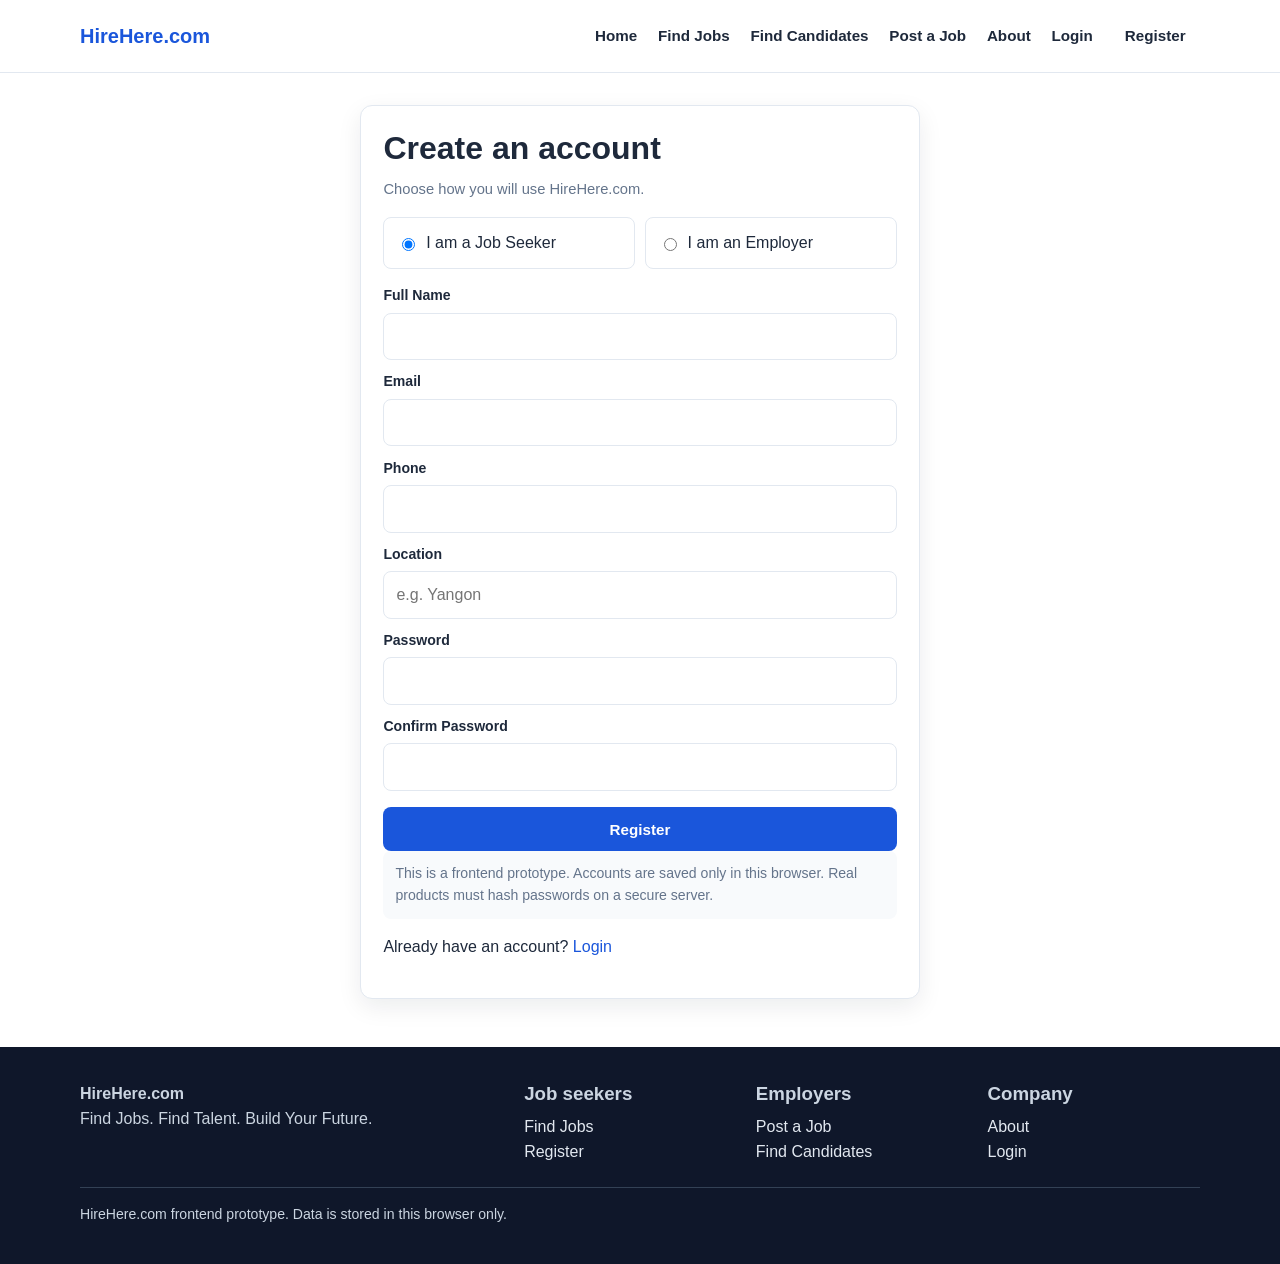
<file: register.html>
<!DOCTYPE html>
<html lang="en">
<head>
  <meta charset="UTF-8">
  <meta name="viewport" content="width=device-width, initial-scale=1.0">
  <title>Register — HireHere.com</title>
  <link rel="stylesheet" href="style.css">
</head>
<body data-page="register">
  <a class="skip-link" href="#main">Skip to content</a>
  <header class="site-header">
    <div class="container header-inner">
      <a href="index.html" class="logo">HireHere.com</a>
      <button type="button" class="nav-toggle" aria-label="Toggle navigation" aria-expanded="false" aria-controls="main-nav"><span></span><span></span><span></span></button>
      <nav id="main-nav" class="main-nav" aria-label="Primary"></nav>
    </div>
  </header>

  <main id="main">
    <div class="auth-wrap card">
      <h1>Create an account</h1>
      <p class="muted">Choose how you will use HireHere.com.</p>
      <div id="register-alert"></div>
      <form id="register-form">
        <div class="role-toggle" role="radiogroup" aria-label="Account type">
          <label><input type="radio" name="role" value="seeker" checked> I am a Job Seeker</label>
          <label><input type="radio" name="role" value="employer"> I am an Employer</label>
        </div>

        <div id="seeker-fields">
          <div class="field"><label for="reg-name">Full Name</label><input id="reg-name" name="fullName"></div>
          <div class="field" style="margin-top:0.7rem;"><label for="reg-email">Email</label><input id="reg-email" name="email" type="email"></div>
          <div class="field" style="margin-top:0.7rem;"><label for="reg-phone">Phone</label><input id="reg-phone" name="phone"></div>
          <div class="field" style="margin-top:0.7rem;"><label for="reg-location">Location</label><input id="reg-location" name="location" placeholder="e.g. Yangon"></div>
        </div>

        <div id="employer-fields" class="hidden">
          <div class="field"><label for="reg-emp-name">Full Name</label><input id="reg-emp-name" name="employerName"></div>
          <div class="field" style="margin-top:0.7rem;"><label for="reg-company">Company Name</label><input id="reg-company" name="companyName"></div>
          <div class="field" style="margin-top:0.7rem;"><label for="reg-company-email">Company Email</label><input id="reg-company-email" name="companyEmail" type="email"></div>
          <div class="field" style="margin-top:0.7rem;"><label for="reg-emp-phone">Phone</label><input id="reg-emp-phone" name="employerPhone"></div>
          <div class="field" style="margin-top:0.7rem;"><label for="reg-company-location">Company Location</label><input id="reg-company-location" name="companyLocation"></div>
        </div>

        <div class="field" style="margin-top:0.7rem;"><label for="reg-password">Password</label><input id="reg-password" name="password" type="password" autocomplete="new-password"></div>
        <div class="field" style="margin-top:0.7rem;"><label for="reg-confirm">Confirm Password</label><input id="reg-confirm" name="confirm" type="password" autocomplete="new-password"></div>
        <button class="btn" type="submit" style="margin-top:1rem;width:100%;">Register</button>
      </form>
      <p class="demo-note">This is a frontend prototype. Accounts are saved only in this browser. Real products must hash passwords on a secure server.</p>
      <p>Already have an account? <a href="login.html">Login</a></p>
    </div>
  </main>

  <footer class="site-footer" id="site-footer"></footer>
  <div id="toast" class="toast" role="status" aria-live="polite"></div>
  <script src="script.js"></script>
</body>
</html>
</file>
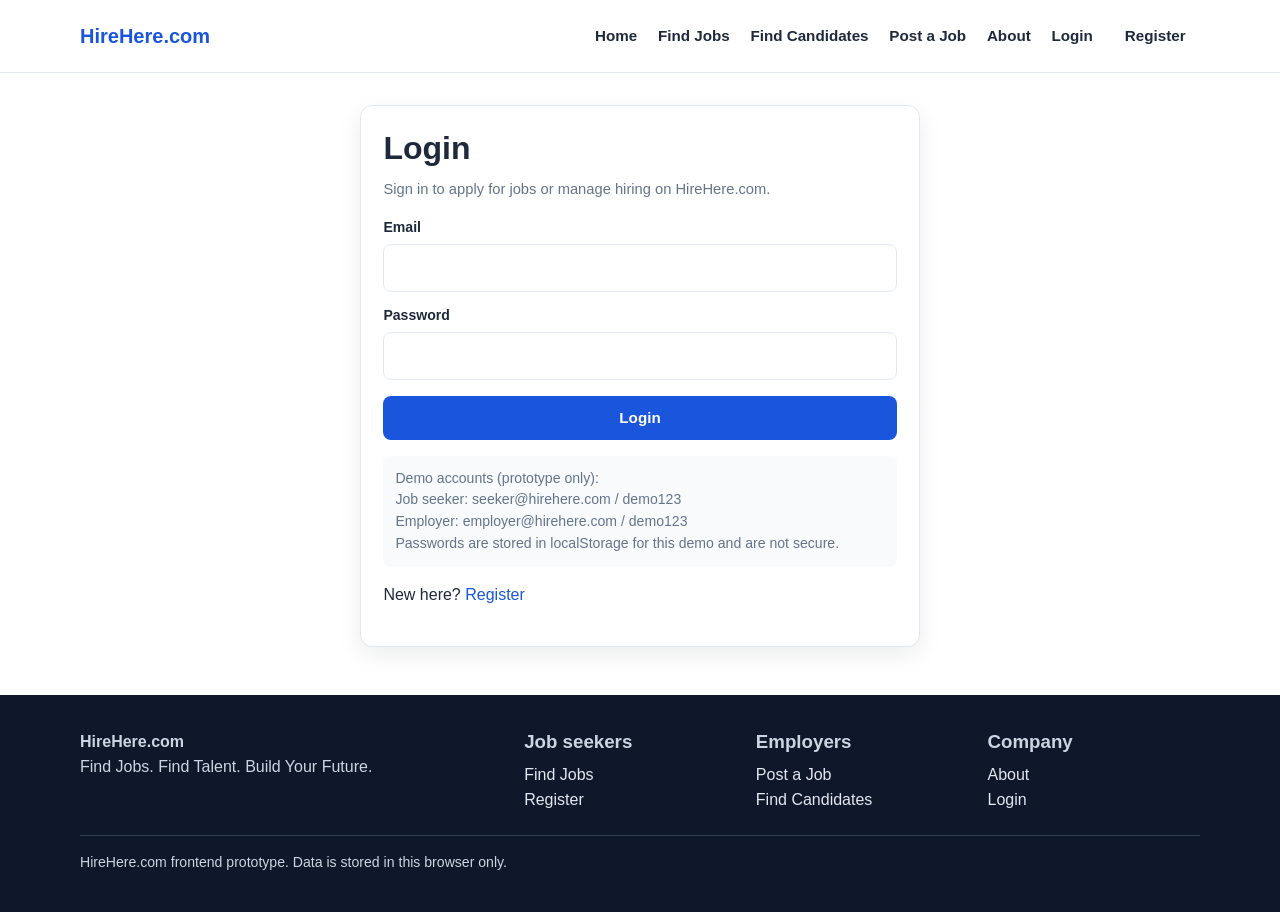
<file: saved-jobs.html>
<!DOCTYPE html>
<html lang="en">
<head>
  <meta charset="UTF-8">
  <meta name="viewport" content="width=device-width, initial-scale=1.0">
  <title>Saved Jobs — HireHere.com</title>
  <link rel="stylesheet" href="style.css">
</head>
<body data-page="saved-jobs">
  <a class="skip-link" href="#main">Skip to content</a>
  <header class="site-header">
    <div class="container header-inner">
      <a href="index.html" class="logo">HireHere.com</a>
      <button type="button" class="nav-toggle" aria-label="Toggle navigation" aria-expanded="false" aria-controls="main-nav"><span></span><span></span><span></span></button>
      <nav id="main-nav" class="main-nav" aria-label="Primary"></nav>
    </div>
  </header>
  <main id="main" class="container" style="padding: 2rem 0 3rem;">
    <h1>Saved jobs</h1>
    <p class="muted">Jobs you saved to review later.</p>
    <div class="card-grid" id="saved-jobs-list"></div>
  </main>
  <footer class="site-footer" id="site-footer"></footer>
  <div id="toast" class="toast" role="status" aria-live="polite"></div>
  <script src="script.js"></script>
</body>
</html>
</file>
<file: style.css>
/* HireHere.com — shared styles (HTML/CSS/vanilla JS prototype) */

:root {
  --primary: #1a56db;
  --primary-dark: #1344b0;
  --primary-soft: #e8effc;
  --text: #1e293b;
  --muted: #64748b;
  --border: #e2e8f0;
  --bg: #f8fafc;
  --white: #ffffff;
  --success: #059669;
  --success-soft: #d1fae5;
  --warning: #d97706;
  --warning-soft: #fef3c7;
  --danger: #dc2626;
  --danger-soft: #fee2e2;
  --info: #0369a1;
  --info-soft: #e0f2fe;
  --purple: #7c3aed;
  --purple-soft: #ede9fe;
  --shadow: 0 8px 24px rgba(15, 23, 42, 0.08);
  --radius: 12px;
  --header-h: 72px;
  --font: "Segoe UI", Tahoma, Geneva, Verdana, sans-serif;
}

*,
*::before,
*::after {
  box-sizing: border-box;
}

html {
  scroll-behavior: smooth;
}

body {
  margin: 0;
  font-family: var(--font);
  color: var(--text);
  background: var(--white);
  line-height: 1.55;
  font-size: 16px;
}

img {
  max-width: 100%;
}

a {
  color: var(--primary);
  text-decoration: none;
}

a:hover {
  text-decoration: underline;
}

h1, h2, h3, h4 {
  line-height: 1.25;
  margin: 0 0 0.6rem;
}

p {
  margin: 0 0 1rem;
}

.skip-link {
  position: absolute;
  left: -999px;
  top: 0;
  background: var(--primary);
  color: #fff;
  padding: 0.6rem 1rem;
  z-index: 1000;
}

.skip-link:focus {
  left: 1rem;
  top: 1rem;
}

.container {
  width: min(1120px, calc(100% - 32px));
  margin: 0 auto;
}

.site-header {
  position: sticky;
  top: 0;
  z-index: 50;
  background: #fff;
  border-bottom: 1px solid var(--border);
}

.header-inner {
  min-height: var(--header-h);
  display: flex;
  align-items: center;
  justify-content: space-between;
  gap: 1rem;
}

.logo {
  font-weight: 800;
  font-size: 1.25rem;
  color: var(--primary);
  text-decoration: none;
  white-space: nowrap;
}

.logo:hover {
  text-decoration: none;
}

.nav-toggle {
  display: none;
  width: 44px;
  height: 44px;
  border: 1px solid var(--border);
  background: #fff;
  border-radius: 8px;
  cursor: pointer;
  padding: 10px;
}

.nav-toggle span {
  display: block;
  height: 2px;
  background: var(--text);
  margin: 6px 0;
}

.main-nav {
  display: flex;
  flex-wrap: wrap;
  align-items: center;
  gap: 0.35rem 0.9rem;
}

.main-nav a,
.main-nav button.link-btn {
  color: var(--text);
  font-weight: 600;
  font-size: 0.95rem;
  background: none;
  border: 0;
  cursor: pointer;
  padding: 0.4rem 0.2rem;
  font-family: inherit;
}

.main-nav a:hover,
.main-nav button.link-btn:hover {
  color: var(--primary);
  text-decoration: none;
}

.main-nav a.btn,
.main-nav .btn {
  padding: 0.5rem 0.9rem;
}

.btn {
  display: inline-flex;
  align-items: center;
  justify-content: center;
  gap: 0.4rem;
  border: 1px solid transparent;
  background: var(--primary);
  color: #fff;
  border-radius: 8px;
  padding: 0.65rem 1.1rem;
  font-weight: 650;
  font-size: 0.95rem;
  cursor: pointer;
  font-family: inherit;
  text-decoration: none;
  min-height: 44px;
}

.btn:hover {
  background: var(--primary-dark);
  text-decoration: none;
}

.btn:focus-visible,
.nav-toggle:focus-visible,
input:focus-visible,
select:focus-visible,
textarea:focus-visible,
button:focus-visible {
  outline: 3px solid #93c5fd;
  outline-offset: 2px;
}

.btn-secondary {
  background: #fff;
  color: var(--primary);
  border-color: var(--primary);
}

.btn-secondary:hover {
  background: var(--primary-soft);
}

.btn-ghost {
  background: var(--primary-soft);
  color: var(--primary);
}

.btn-danger {
  background: var(--danger);
}

.btn-danger:hover {
  background: #b91c1c;
}

.btn:disabled {
  opacity: 0.65;
  cursor: not-allowed;
}

.hero {
  background: linear-gradient(180deg, var(--primary-soft) 0%, #fff 100%);
  padding: 3.2rem 0 2.4rem;
}

.hero h1 {
  font-size: clamp(1.8rem, 4vw, 2.6rem);
  max-width: 18ch;
}

.lead {
  color: var(--muted);
  font-size: 1.08rem;
  max-width: 46rem;
}

.search-card,
.card,
.panel {
  background: #fff;
  border: 1px solid var(--border);
  border-radius: var(--radius);
  box-shadow: var(--shadow);
}

.search-card {
  padding: 1.1rem;
  margin-top: 1.4rem;
}

.search-grid,
.form-grid {
  display: grid;
  grid-template-columns: 1.4fr 1fr 1fr auto;
  gap: 0.75rem;
  align-items: end;
}

.search-grid-wide {
  grid-template-columns: 1fr 1fr 1fr 1fr auto;
}

.form-grid.cols-2 {
  grid-template-columns: 1fr 1fr;
}

.field {
  display: flex;
  flex-direction: column;
  gap: 0.35rem;
}

.field label {
  font-weight: 650;
  font-size: 0.88rem;
}

input,
select,
textarea {
  width: 100%;
  border: 1px solid var(--border);
  border-radius: 8px;
  padding: 0.65rem 0.75rem;
  font: inherit;
  color: var(--text);
  background: #fff;
}

textarea {
  min-height: 110px;
  resize: vertical;
}

.hero-actions {
  display: flex;
  flex-wrap: wrap;
  gap: 0.75rem;
  margin-top: 1rem;
}

.section {
  padding: 3rem 0;
}

.section-alt {
  background: var(--bg);
}

.section-head {
  display: flex;
  justify-content: space-between;
  align-items: flex-end;
  gap: 1rem;
  margin-bottom: 1.3rem;
}

.tagline {
  color: var(--muted);
  margin: 0;
}

.cat-grid,
.card-grid,
.stats-grid,
.why-grid,
.split-grid {
  display: grid;
  gap: 1rem;
}

.cat-grid {
  grid-template-columns: repeat(5, 1fr);
}

.cat-card {
  display: block;
  background: #fff;
  border: 1px solid var(--border);
  border-radius: var(--radius);
  padding: 1rem;
  color: var(--text);
  font-weight: 650;
  box-shadow: var(--shadow);
}

.cat-card:hover {
  border-color: var(--primary);
  color: var(--primary);
  text-decoration: none;
}

.card-grid {
  grid-template-columns: repeat(3, 1fr);
}

.job-card,
.candidate-card,
.app-card {
  padding: 1.1rem;
  display: flex;
  flex-direction: column;
  gap: 0.55rem;
}

.job-card h3,
.candidate-card h3 {
  margin: 0;
  font-size: 1.05rem;
}

.meta,
.muted {
  color: var(--muted);
  font-size: 0.92rem;
}

.chip-row,
.actions {
  display: flex;
  flex-wrap: wrap;
  gap: 0.4rem;
}

.chip,
.badge {
  display: inline-flex;
  align-items: center;
  border-radius: 999px;
  padding: 0.2rem 0.6rem;
  font-size: 0.78rem;
  font-weight: 700;
  background: var(--bg);
  color: var(--text);
}

.badge-pending { background: var(--warning-soft); color: #92400e; }
.badge-review { background: var(--info-soft); color: var(--info); }
.badge-shortlisted { background: var(--purple-soft); color: var(--purple); }
.badge-interview { background: #dbeafe; color: #1d4ed8; }
.badge-accepted { background: var(--success-soft); color: #065f46; }
.badge-rejected { background: var(--danger-soft); color: #991b1b; }
.badge-hired { background: #dcfce7; color: #166534; }
.badge-active { background: var(--success-soft); color: #065f46; }
.badge-closed,
.badge-expired { background: #f1f5f9; color: #475569; }

.avatar,
.logo-ph {
  width: 56px;
  height: 56px;
  border-radius: 12px;
  background: var(--primary-soft);
  color: var(--primary);
  display: grid;
  place-items: center;
  font-weight: 800;
  flex-shrink: 0;
}

.avatar.lg,
.logo-ph.lg {
  width: 88px;
  height: 88px;
  font-size: 1.4rem;
}

.how-grid {
  display: grid;
  grid-template-columns: 1fr 1fr;
  gap: 1.2rem;
}

.steps {
  margin: 0;
  padding-left: 1.2rem;
}

.steps li {
  margin: 0.45rem 0;
}

.why-grid {
  grid-template-columns: repeat(3, 1fr);
}

.cta-band {
  background: var(--primary);
  color: #fff;
  padding: 2.6rem 0;
  text-align: center;
}

.cta-band h2,
.cta-band p {
  color: #fff;
}

.cta-band .btn {
  background: #fff;
  color: var(--primary);
}

.site-footer {
  background: #0f172a;
  color: #cbd5e1;
  padding: 2.2rem 0 1.4rem;
}

.site-footer a {
  color: #e2e8f0;
}

.footer-grid {
  display: grid;
  grid-template-columns: 2fr 1fr 1fr 1fr;
  gap: 1.2rem;
}

.footer-bottom {
  margin-top: 1.4rem;
  border-top: 1px solid #334155;
  padding-top: 1rem;
  font-size: 0.88rem;
}

.page-head {
  padding: 2rem 0 0.5rem;
}

.layout-2 {
  display: grid;
  grid-template-columns: 280px 1fr;
  gap: 1.2rem;
  padding-bottom: 3rem;
}

.filters {
  padding: 1rem;
  align-self: start;
  position: sticky;
  top: 88px;
}

.filter-group {
  margin-bottom: 1rem;
}

.filter-group h3 {
  font-size: 0.95rem;
}

.check {
  display: flex;
  align-items: center;
  gap: 0.45rem;
  margin: 0.35rem 0;
  font-size: 0.92rem;
}

.check input {
  width: auto;
}

.results-count {
  font-weight: 700;
  margin-bottom: 0.8rem;
}

.empty {
  padding: 1.4rem;
  background: var(--bg);
  border-radius: var(--radius);
  color: var(--muted);
}

.job-hero {
  display: flex;
  gap: 1rem;
  align-items: flex-start;
  padding: 1.3rem;
  margin-bottom: 1rem;
}

.detail-grid {
  display: grid;
  grid-template-columns: 2fr 1fr;
  gap: 1.2rem;
  padding-bottom: 3rem;
}

.panel {
  padding: 1.2rem;
}

.skill-list {
  display: flex;
  flex-wrap: wrap;
  gap: 0.4rem;
}

.stats-grid {
  grid-template-columns: repeat(5, 1fr);
  margin-bottom: 1.5rem;
}

.stat {
  padding: 1rem;
  background: #fff;
  border: 1px solid var(--border);
  border-radius: var(--radius);
  box-shadow: var(--shadow);
}

.stat strong {
  display: block;
  font-size: 1.6rem;
  color: var(--primary);
}

.table-wrap {
  overflow-x: auto;
}

table.data {
  width: 100%;
  border-collapse: collapse;
  background: #fff;
}

table.data th,
table.data td {
  text-align: left;
  padding: 0.75rem;
  border-bottom: 1px solid var(--border);
  vertical-align: top;
}

.timeline {
  list-style: none;
  margin: 0;
  padding: 0;
}

.timeline li {
  position: relative;
  padding: 0 0 1rem 1.2rem;
  border-left: 2px solid var(--border);
}

.timeline li::before {
  content: "";
  width: 10px;
  height: 10px;
  border-radius: 50%;
  background: var(--border);
  position: absolute;
  left: -6px;
  top: 4px;
}

.timeline li.done {
  border-left-color: var(--primary);
}

.timeline li.done::before,
.timeline li.current::before {
  background: var(--primary);
}

.timeline li.current {
  font-weight: 700;
}

.auth-wrap {
  max-width: 560px;
  margin: 2rem auto 3rem;
  padding: 1.4rem;
}

.role-toggle {
  display: grid;
  grid-template-columns: 1fr 1fr;
  gap: 0.6rem;
  margin-bottom: 1rem;
}

.role-toggle label {
  border: 1px solid var(--border);
  border-radius: 8px;
  padding: 0.8rem;
  cursor: pointer;
  display: flex;
  gap: 0.5rem;
  align-items: center;
}

.role-toggle input {
  width: auto;
}

.hidden {
  display: none !important;
}

.alert {
  padding: 0.75rem 0.9rem;
  border-radius: 8px;
  margin-bottom: 0.9rem;
}

.alert-error {
  background: var(--danger-soft);
  color: #991b1b;
}

.alert-success {
  background: var(--success-soft);
  color: #065f46;
}

.alert-info {
  background: var(--info-soft);
  color: var(--info);
}

.demo-note {
  font-size: 0.88rem;
  color: var(--muted);
  background: var(--bg);
  padding: 0.75rem;
  border-radius: 8px;
}

.modal-backdrop {
  position: fixed;
  inset: 0;
  background: rgba(15, 23, 42, 0.45);
  display: grid;
  place-items: center;
  z-index: 80;
  padding: 1rem;
}

.modal {
  background: #fff;
  width: min(560px, 100%);
  max-height: 90vh;
  overflow: auto;
  border-radius: var(--radius);
  padding: 1.2rem;
}

.toast {
  position: fixed;
  right: 1rem;
  bottom: 1rem;
  background: #0f172a;
  color: #fff;
  padding: 0.85rem 1rem;
  border-radius: 10px;
  max-width: min(360px, calc(100% - 2rem));
  z-index: 90;
  display: none;
}

.toast.show {
  display: block;
}

.profile-head {
  display: flex;
  gap: 1rem;
  align-items: flex-start;
}

.split-grid {
  grid-template-columns: 1fr 1fr;
}

@media (max-width: 980px) {
  .cat-grid,
  .card-grid,
  .stats-grid,
  .why-grid,
  .footer-grid,
  .search-grid,
  .split-grid {
    grid-template-columns: 1fr 1fr;
  }

  .layout-2,
  .detail-grid,
  .how-grid {
    grid-template-columns: 1fr;
  }

  .filters {
    position: static;
  }
}

@media (max-width: 860px) {
  .nav-toggle {
    display: inline-block;
  }

  .main-nav {
    display: none;
    position: absolute;
    left: 0;
    right: 0;
    top: var(--header-h);
    background: #fff;
    border-bottom: 1px solid var(--border);
    padding: 0.8rem 1rem 1rem;
    flex-direction: column;
    align-items: stretch;
  }

  .main-nav.open {
    display: flex;
  }

  .header-inner {
    position: relative;
  }

  .stats-grid,
  .cat-grid,
  .card-grid,
  .why-grid,
  .footer-grid,
  .search-grid,
  .search-grid-wide,
  .form-grid,
  .form-grid.cols-2,
  .split-grid {
    grid-template-columns: 1fr;
  }

  .desktop-table {
    display: none;
  }

  .mobile-cards {
    display: grid;
    gap: 0.8rem;
  }
}

@media (min-width: 861px) {
  .mobile-cards {
    display: none;
  }
}
</file>
